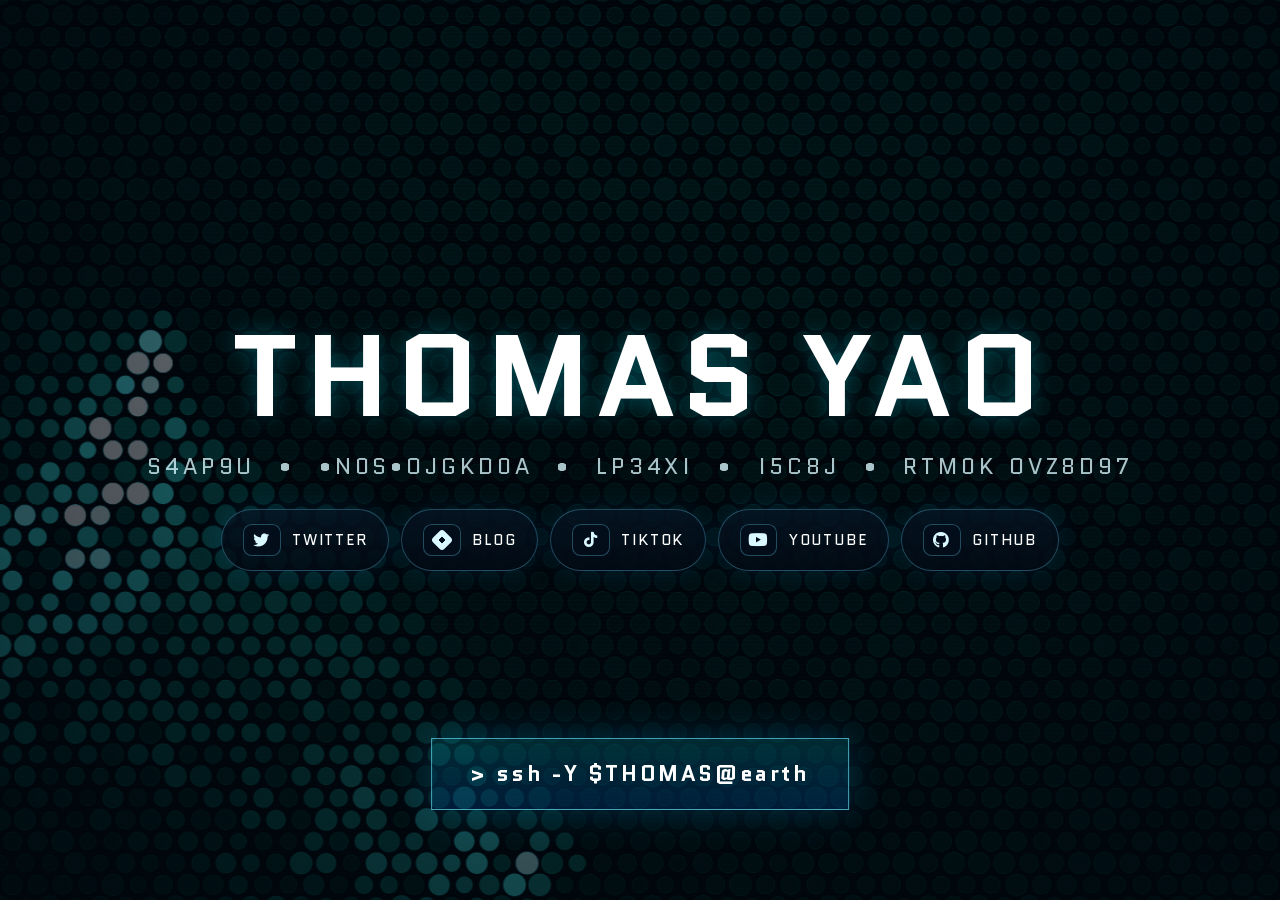
<file: index.html>
<!DOCTYPE HTML>
<html lang="en">
<head>
	<title>Thomas Yao // @ghosTM55</title>
	<meta charset="utf-8" />
	<meta name="viewport" content="width=device-width, initial-scale=1, user-scalable=no" />
	<meta name="description" content="Thomas Yao — Hacker, Entrepreneur, Archer, Gamer, World Citizen" />
	<meta property="og:title" content="@ghosTM55 — Thomas Yao" />
	<meta property="og:description" content="Hacker · Entrepreneur · Archer · Gamer · World Citizen" />
	<meta property="og:type" content="website" />
	<meta property="og:url" content="https://thomasyao.wtf" />
	<meta name="twitter:card" content="summary_large_image" />
	<meta name="twitter:title" content="@ghosTM55 — Thomas Yao" />
	<meta name="twitter:description" content="Hacker · Entrepreneur · Archer · Gamer · World Citizen" />
	<link rel="icon" type="image/x-icon" href="assets/favicon.ico" />
	<link rel="stylesheet" href="assets/css/landing.css" />
	<noscript>
		<link rel="stylesheet" href="assets/css/noscript.css" />
	</noscript>
</head>
<body class="is-preload">
	<div id="wrapper">
		<section id="cover">
			<div id="cover-bg" aria-hidden="true">
				<iframe
					id="cover-shader"
					data-src="assets/shaders/nong-wave.html"
					referrerpolicy="no-referrer"
					sandbox="allow-scripts"
					tabindex="-1"
					aria-hidden="true"></iframe>
			</div>
			<div id="cover-overlay" aria-hidden="true"></div>
			<div id="cover-main">
				<div id="cover-copy">
					<header id="header">
						<h1>Thomas YAO</h1>
						<p>Hacker &nbsp;&bull;&nbsp; Entrepreneur &nbsp;&bull;&nbsp; Archer &nbsp;&bull;&nbsp; Gamer &nbsp;&bull;&nbsp; World Citizen</p>
					</header>
					<nav id="cover-social" aria-label="Social links">
						<ul>
							<li><a href="https://twitter.com/ghostm55" target="_blank" rel="noopener noreferrer"><span class="social-icon icon-twitter" aria-hidden="true"></span><span class="social-name">Twitter</span></a></li>
							<li><a href="https://blog.thomasyao.wtf" target="_blank" rel="noopener noreferrer"><span class="social-icon icon-hashnode" aria-hidden="true"></span><span class="social-name">Blog</span></a></li>
							<li><a href="https://www.tiktok.com/@thomasyao90" target="_blank" rel="noopener noreferrer"><span class="social-icon icon-tiktok" aria-hidden="true"></span><span class="social-name">TikTok</span></a></li>
							<li><a href="https://www.youtube.com/thomasyao" target="_blank" rel="noopener noreferrer"><span class="social-icon icon-youtube" aria-hidden="true"></span><span class="social-name">YouTube</span></a></li>
							<li><a href="https://github.com/ghostm55/" target="_blank" rel="noopener noreferrer"><span class="social-icon icon-github" aria-hidden="true"></span><span class="social-name">GitHub</span></a></li>
						</ul>
					</nav>
				</div>
				<a id="enter-world" href="/character/" aria-label="Enter My World">
					<span class="enter-world__command">&gt; ssh -Y $THOMAS@earth</span>
				</a>
			</div>
			<div id="page-transition" class="page-transition" aria-hidden="true">
				<div class="page-transition__scan" aria-hidden="true"></div>
				<div class="page-transition__panel" role="status" aria-live="polite">
					<p class="page-transition__command">&gt; ssh -Y $THOMAS@earth</p>
					<ol class="page-transition__log">
						<li><span class="page-transition__line"><span class="page-transition__timestamp">[0.000]</span> init: entering trusted execution path</span><span class="page-transition__ok">[OK]</span></li>
						<li><span class="page-transition__line"><span class="page-transition__timestamp">[0.241]</span> kernel: loading ghost profile</span><span class="page-transition__ok">[OK]</span></li>
						<li><span class="page-transition__line"><span class="page-transition__timestamp">[0.612]</span> tty0: binding neon console</span><span class="page-transition__ok">[OK]</span></li>
						<li><span class="page-transition__line"><span class="page-transition__timestamp">[1.034]</span> net: negotiating earth-side tunnel</span><span class="page-transition__ok">[OK]</span></li>
						<li><span class="page-transition__line"><span class="page-transition__timestamp">[1.487]</span> fs: mounting /world/thomas</span><span class="page-transition__ok">[OK]</span></li>
						<li><span class="page-transition__line"><span class="page-transition__timestamp">[2.063]</span> runtime: hydrating character state</span><span class="page-transition__ok">[OK]</span></li>
						<li><span class="page-transition__line"><span class="page-transition__timestamp">[2.641]</span> auth: access token accepted</span><span class="page-transition__ok">[OK]</span></li>
					</ol>
					<p class="page-transition__access">ACCESS GRANTED</p>
					<div class="page-transition__bar" aria-hidden="true"></div>
				</div>
			</div>
		</section>
	</div>
	<script defer src="assets/js/site.js"></script>
</body>
</html>
</file>
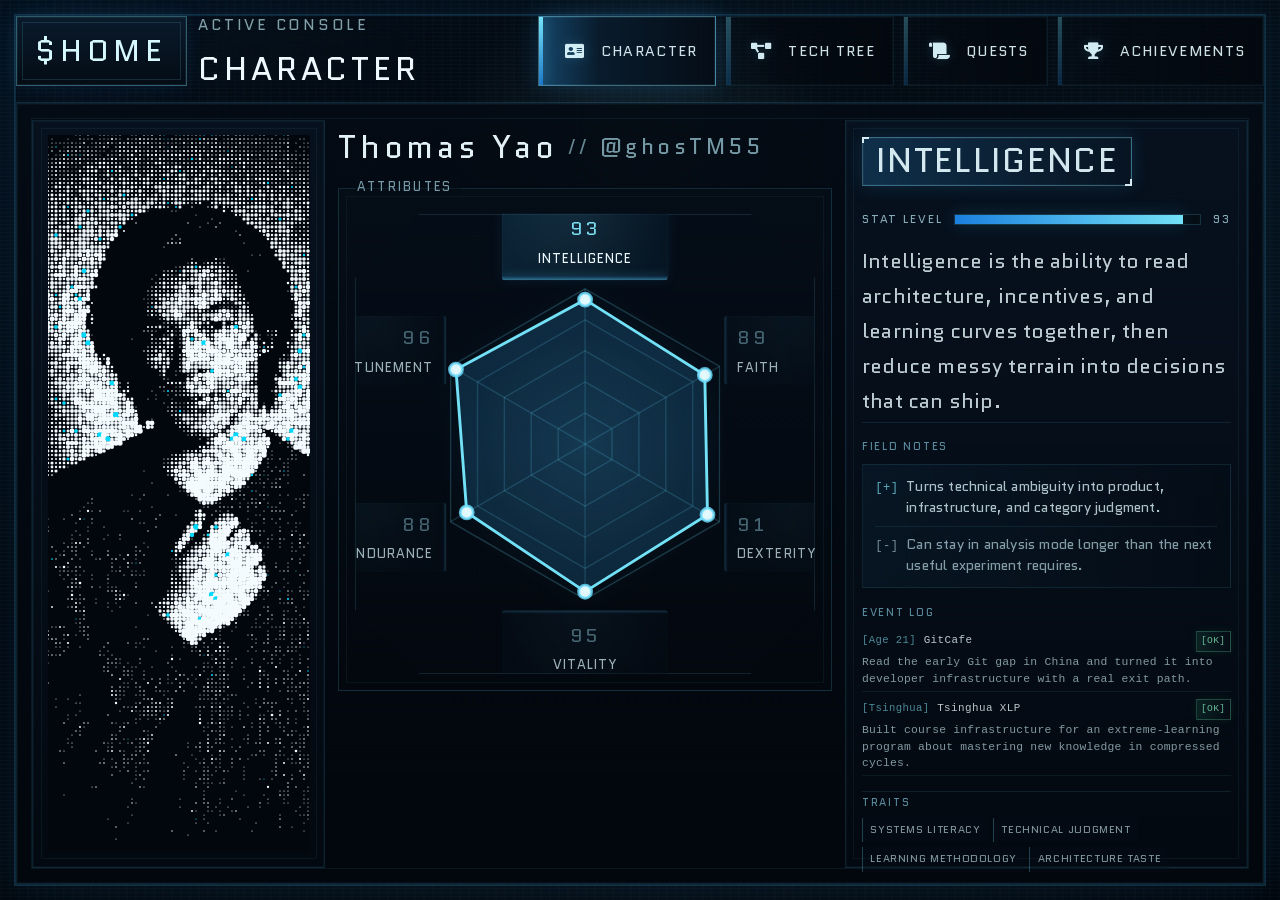
<file: character/index.html>
<!DOCTYPE HTML>
<html lang="en">
<head>
	<title>Thomas Yao // Character Console</title>
	<meta charset="utf-8" />
	<meta name="viewport" content="width=device-width, initial-scale=1, user-scalable=no" />
	<meta name="description" content="An RPG-style character console for Thomas Yao, mapping attributes, origin systems, quests, and achievements." />
	<link rel="icon" type="image/x-icon" href="../assets/favicon.ico" />
	<link rel="stylesheet" href="../assets/css/fontawesome-all.min.css" />
	<link rel="stylesheet" href="../assets/css/main.css?v=b22fc17de69c" />
</head>
<body class="page-character is-preload">
	<div id="wrapper">
		<main id="character-app">
			<div id="slide-stage" class="slide-stage" data-active-slide="character-overview">
				<div class="crt-overlay" aria-hidden="true"></div>
				<header id="slide-nav" class="slide-nav">
					<div id="slide-titlebar" class="slide-titlebar">
						<a id="slide-home" class="slide-home" href="../index.html">
							<span class="slide-home__label">$HOME</span>
						</a>
						<div id="slide-indicator" class="slide-indicator"></div>
					</div>
					<nav id="slide-tabs" class="slide-tabs" aria-label="Slide navigation"></nav>
				</header>
				<section id="slide-screen" class="slide-screen" aria-live="polite">
					<article class="slide-panel" data-slide="character-overview">
						<div id="character-system-readout" class="character-system-readout"></div>
						<div id="character-radar" class="character-radar"></div>
						<div id="character-detail" class="character-detail"></div>
					</article>
					<article class="slide-panel" data-slide="starting-stats">
						<div class="slide-shell slide-shell--origin">
							<div id="starting-stats-variables" class="origin-variables"></div>
							<div id="starting-stats-detail" class="origin-detail"></div>
						</div>
					</article>
					<article class="slide-panel" data-slide="quests">
						<div class="slide-shell slide-shell--build" data-scroll-lock-allow>
							<div id="quest-lanes" class="quest-lanes"></div>
							<div id="quest-network" class="build-network"></div>
							<div id="quest-detail" class="build-detail"></div>
						</div>
					</article>
					<article class="slide-panel" data-slide="achievements">
						<div class="slide-shell slide-shell--signal">
							<div id="achievement-list" class="trophy-list-panel"></div>
						</div>
					</article>
				</section>
			</div>
		</main>
	</div>
	<script type="module" src="../assets/js/character-site.js?v=b22fc17de69c"></script>
</body>
</html>
</file>
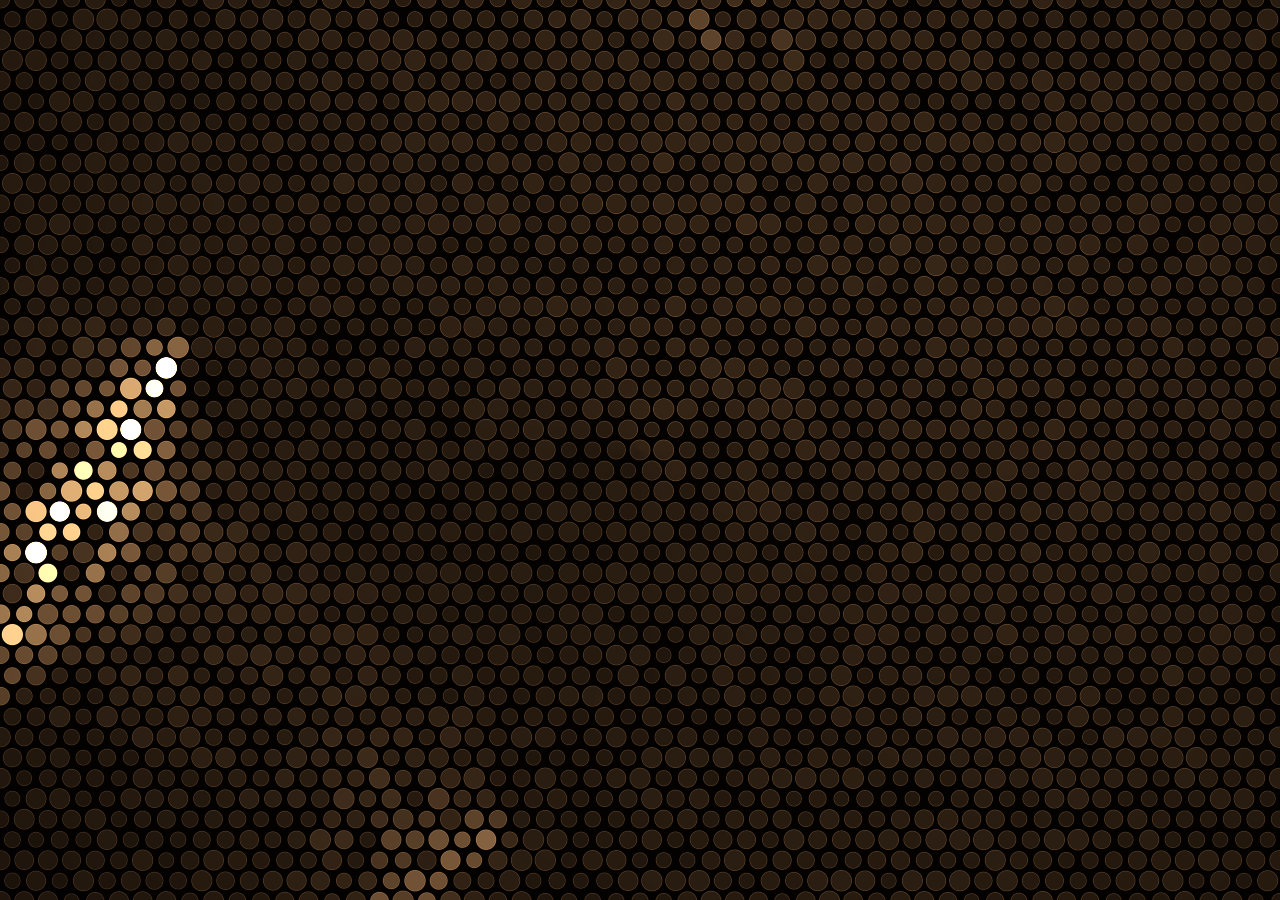
<file: assets/shaders/nong-wave.html>
<!DOCTYPE html>
<html lang="en">
<head>
<meta charset="UTF-8">
<meta name="viewport" content="width=device-width, initial-scale=1.0">
<title>NONG Shader</title>
<style>
  * { margin: 0; padding: 0; box-sizing: border-box; }
  html, body { width: 100%; height: 100%; overflow: hidden; background: #0a0a0a; }
  canvas { display: block; width: 100vw; height: 100vh; }
</style>
</head>
<body>
<canvas id="canvas"></canvas>
<script>
(function () {
  var canvas = document.getElementById('canvas');
  var prefersReduced = window.matchMedia('(prefers-reduced-motion: reduce)').matches;

  var gl = canvas.getContext('webgl', { alpha: false, antialias: false, preserveDrawingBuffer: false });
  if (!gl) return;

  var WAVE_SPEED = 0.8;
  var SPARKLE_INTENSITY = 1.0;

  var vertSrc = [
    'attribute vec2 a_pos;',
    'void main() { gl_Position = vec4(a_pos, 0.0, 1.0); }'
  ].join('\n');

  var fragSrc = [
    'precision highp float;',
    '',
    'uniform float u_time;',
    'uniform vec2  u_res;',
    'uniform float u_waveSpeed;',
    'uniform float u_sparkle;',
    'uniform vec2  u_mouse;',
    '',
    '#define PI    3.14159265359',
    '#define TAU   6.28318530718',
    '#define SQRT3 1.7320508',
    '',
    'float hash21(vec2 p) {',
    '  p = fract(p * vec2(233.34, 851.73));',
    '  p += dot(p, p + 23.45);',
    '  return fract(p.x * p.y);',
    '}',
    'vec2 hash22(vec2 p) {',
    '  float n = hash21(p);',
    '  return vec2(n, hash21(p + n * 47.0));',
    '}',
    '',
    'vec4 hexTile(vec2 p, float scale) {',
    '  p *= scale;',
    '  vec2 s = vec2(1.0, SQRT3);',
    '  vec2 halfS = s * 0.5;',
    '  vec2 aBase = floor(p / s);',
    '  vec2 aLocal = mod(p, s) - halfS;',
    '  vec2 pOff = p - halfS;',
    '  vec2 bBase = floor(pOff / s);',
    '  vec2 bLocal = mod(pOff, s) - halfS;',
    '  float dA = dot(aLocal, aLocal);',
    '  float dB = dot(bLocal, bLocal);',
    '  float pick = step(dA, dB);',
    '  vec2 localCoord = mix(bLocal, aLocal, pick);',
    '  vec2 cellId = mix(bBase + vec2(0.5), aBase, pick);',
    '  return vec4(localCoord, cellId);',
    '}',
    '',
    'float waveField(vec2 cellPos, float t) {',
    '  float w = 0.0;',
    '  w += sin(dot(cellPos, vec2(0.7, 0.5)) * 3.5 - t * 2.8) * 0.35;',
    '  w += sin(cellPos.x * 4.2 + t * 1.9) * 0.25;',
    '  float r1 = length(cellPos - vec2(-0.3, 0.2));',
    '  w += sin(r1 * 6.0 - t * 3.2) * 0.2 * smoothstep(1.2, 0.0, r1);',
    '  w += sin(dot(cellPos, vec2(-0.4, 0.8)) * 2.8 - t * 1.5) * 0.2;',
    '  float r2 = length(cellPos - vec2(0.4, -0.3));',
    '  w += sin(r2 * 5.0 - t * 2.4) * 0.15 * smoothstep(1.0, 0.0, r2);',
    '  return w;',
    '}',
    '',
    'float sequinSpecular(float tiltAngle, float tiltDir) {',
    '  float ct = cos(tiltAngle);',
    '  float st = sin(tiltAngle);',
    '  float cd = cos(tiltDir);',
    '  float sd = sin(tiltDir);',
    '  vec3 N = vec3(st * cd, st * sd, ct);',
    '  vec3 L = normalize(vec3(0.4, 0.6, 0.9));',
    '  vec3 V = vec3(0.0, 0.0, 1.0);',
    '  vec3 R = reflect(-L, N);',
    '  float spec = pow(max(dot(R, V), 0.0), 48.0);',
    '  float sheen = pow(max(dot(R, V), 0.0), 8.0) * 0.15;',
    '  return spec + sheen;',
    '}',
    '',
    'void main() {',
    '  vec2 uv = (gl_FragCoord.xy - u_res * 0.5) / min(u_res.x, u_res.y);',
    '  float t = u_time * u_waveSpeed;',
    '  float sequinScale = 38.0;',
    '  vec4 hex = hexTile(uv, sequinScale);',
    '  vec2 localPos = hex.xy;',
    '  vec2 cellId = hex.zw;',
    '  vec2 rnd = hash22(cellId);',
    '  float sizeVar = 0.85 + rnd.x * 0.3;',
    '  float baseTilt = (rnd.y - 0.5) * 0.15;',
    '  float reflVar = 0.7 + rnd.x * 0.3;',
    '  float phaseOff = rnd.y * TAU;',
    '  float discRadius = 0.42 * sizeVar;',
    '  float dist = length(localPos);',
    '  float disc = smoothstep(discRadius, discRadius - 0.06, dist);',
    '  float bevel = smoothstep(discRadius, discRadius - 0.04, dist) - smoothstep(discRadius - 0.04, discRadius - 0.08, dist);',
    '  vec2 worldPos = cellId / sequinScale;',
    '  float wave = waveField(worldPos, t);',
    '  float shimmer = sin(t * 3.0 + phaseOff) * 0.04;',
    '  float tiltAngle = wave * 0.85 + baseTilt + shimmer;',
    '  float waveH = waveField(worldPos + vec2(0.01, 0.0), t);',
    '  float waveV = waveField(worldPos + vec2(0.0, 0.01), t);',
    '  float tiltDir = atan(waveV - wave, waveH - wave);',
    '  float mouseSpec = 0.0;',
    '  if (u_mouse.x > 0.0) {',
    '    vec2 mUV = (u_mouse - u_res * 0.5) / min(u_res.x, u_res.y);',
    '    float mDist = length(worldPos - mUV);',
    '    float mInfluence = exp(-mDist * mDist * 6.0);',
    '    vec3 mLD = normalize(vec3(mUV.x - worldPos.x, mUV.y - worldPos.y, 0.5));',
    '    float ct2 = cos(tiltAngle);',
    '    float st2 = sin(tiltAngle);',
    '    float cd2 = cos(tiltDir);',
    '    float sd2 = sin(tiltDir);',
    '    vec3 mN = vec3(st2 * cd2, st2 * sd2, ct2);',
    '    vec3 mR = reflect(-mLD, mN);',
    '    mouseSpec = pow(max(dot(mR, vec3(0.0, 0.0, 1.0)), 0.0), 32.0) * mInfluence * 1.5;',
    '  }',
    '  float spec = sequinSpecular(tiltAngle, tiltDir);',
    '  spec = spec * reflVar * u_sparkle;',
    '  spec += mouseSpec * reflVar;',
    '  vec3 darkSequin = vec3(0.02, 0.015, 0.01);',
    '  vec3 copperMid = vec3(0.78, 0.58, 0.42);',
    '  vec3 amberFlash = vec3(1.0, 0.82, 0.55);',
    '  vec3 hotGold = vec3(1.0, 0.92, 0.72);',
    '  float facing = clamp(cos(tiltAngle) * 0.5 + 0.5, 0.0, 1.0);',
    '  vec3 ambient = mix(darkSequin, vec3(0.05, 0.035, 0.02), facing * 0.6);',
    '  vec3 sequinColor = ambient;',
    '  sequinColor += copperMid * pow(max(facing, 0.0), 3.0) * 0.2 * reflVar;',
    '  sequinColor += copperMid * smoothstep(0.0, 0.3, spec) * 0.5;',
    '  sequinColor += amberFlash * smoothstep(0.3, 0.8, spec) * 0.8;',
    '  sequinColor += hotGold * smoothstep(0.7, 1.0, spec) * 1.2;',
    '  sequinColor += copperMid * bevel * facing * 0.3;',
    '  vec3 bgColor = vec3(0.012, 0.008, 0.005);',
    '  vec3 col = mix(bgColor, sequinColor, disc);',
    '  float globalLight = 0.85 + 0.15 * dot(normalize(uv + vec2(0.0001)), vec2(0.4, 0.6));',
    '  col *= globalLight;',
    '  float vig = 1.0 - smoothstep(0.4, 1.3, length(uv));',
    '  col *= 0.6 + 0.4 * vig;',
    '  col = pow(max(col, vec3(0.0)), vec3(0.93, 0.97, 1.04));',
    '  gl_FragColor = vec4(clamp(col, 0.0, 1.0), 1.0);',
    '}'
  ].join('\n');

  function compile(type, src) {
    var s = gl.createShader(type);
    gl.shaderSource(s, src);
    gl.compileShader(s);
    if (!gl.getShaderParameter(s, gl.COMPILE_STATUS)) {
      console.error('Shader compile error:', gl.getShaderInfoLog(s));
    }
    return s;
  }

  var prog = gl.createProgram();
  gl.attachShader(prog, compile(gl.VERTEX_SHADER, vertSrc));
  gl.attachShader(prog, compile(gl.FRAGMENT_SHADER, fragSrc));
  gl.linkProgram(prog);
  if (!gl.getProgramParameter(prog, gl.LINK_STATUS)) {
    console.error('Program link error:', gl.getProgramInfoLog(prog));
  }
  gl.useProgram(prog);

  var buf = gl.createBuffer();
  gl.bindBuffer(gl.ARRAY_BUFFER, buf);
  gl.bufferData(gl.ARRAY_BUFFER, new Float32Array([-1, -1, 3, -1, -1, 3]), gl.STATIC_DRAW);
  var aPos = gl.getAttribLocation(prog, 'a_pos');
  gl.enableVertexAttribArray(aPos);
  gl.vertexAttribPointer(aPos, 2, gl.FLOAT, false, 0, 0);

  var uTime = gl.getUniformLocation(prog, 'u_time');
  var uRes = gl.getUniformLocation(prog, 'u_res');
  var uWaveSpeed = gl.getUniformLocation(prog, 'u_waveSpeed');
  var uSparkle = gl.getUniformLocation(prog, 'u_sparkle');
  var uMouse = gl.getUniformLocation(prog, 'u_mouse');

  var mouseXVal = -1.0;
  var mouseYVal = -1.0;
  var dpr = Math.min(window.devicePixelRatio || 1, 2);

  canvas.addEventListener('mousemove', function (e) {
    mouseXVal = e.clientX * dpr;
    mouseYVal = (canvas.clientHeight - e.clientY) * dpr;
    scheduleRender();
  });
  canvas.addEventListener('mouseleave', function () {
    mouseXVal = -1.0;
    mouseYVal = -1.0;
    scheduleRender();
  });
  canvas.addEventListener('touchstart', function (e) {
    e.preventDefault();
    var touch = e.touches[0];
    mouseXVal = touch.clientX * dpr;
    mouseYVal = (canvas.clientHeight - touch.clientY) * dpr;
    scheduleRender();
  }, { passive: false });
  canvas.addEventListener('touchmove', function (e) {
    e.preventDefault();
    var touch = e.touches[0];
    mouseXVal = touch.clientX * dpr;
    mouseYVal = (canvas.clientHeight - touch.clientY) * dpr;
    scheduleRender();
  }, { passive: false });
  canvas.addEventListener('touchend', function () {
    mouseXVal = -1.0;
    mouseYVal = -1.0;
    scheduleRender();
  });

  var needsResize = true;

  function resize() {
    needsResize = false;
    var w = Math.round(canvas.clientWidth * dpr);
    var h = Math.round(canvas.clientHeight * dpr);
    if (canvas.width !== w || canvas.height !== h) {
      canvas.width = w;
      canvas.height = h;
      gl.viewport(0, 0, w, h);
      gl.uniform2f(uRes, w, h);
    }
  }

  var frameId = 0;

  function scheduleRender() {
    if (frameId || document.hidden) return;
    frameId = requestAnimationFrame(render);
  }

  function render(now) {
    frameId = 0;

    if (needsResize) resize();

    gl.uniform1f(uTime, prefersReduced ? 0.0 : now * 0.001);
    gl.uniform1f(uWaveSpeed, WAVE_SPEED);
    gl.uniform1f(uSparkle, SPARKLE_INTENSITY);
    gl.uniform2f(uMouse, mouseXVal, mouseYVal);
    gl.drawArrays(gl.TRIANGLES, 0, 3);

    if (!prefersReduced) scheduleRender();
  }

  window.addEventListener('resize', function () {
    needsResize = true;
    scheduleRender();
  });

  resize();
  scheduleRender();

  document.addEventListener('visibilitychange', function () {
    if (document.hidden) {
      cancelAnimationFrame(frameId);
      frameId = 0;
    } else {
      scheduleRender();
    }
  });
})();
</script>
</body>
</html>
</file>
<file: assets/css/landing.css>
@font-face {
	font-family: "Quantico";
	font-style: normal;
	font-weight: 400;
	font-display: swap;
	src: url("../webfonts/quantico-400.woff2") format("woff2");
}

@font-face {
	font-family: "Quantico";
	font-style: normal;
	font-weight: 700;
	font-display: swap;
	src: url("../webfonts/quantico-700.woff2") format("woff2");
}

@font-face {
	font-family: "Font Awesome 5 Brands";
	font-style: normal;
	font-weight: 400;
	font-display: block;
	src: url("../webfonts/fa-brands-400.woff2") format("woff2");
}

:root {
	--tron-ice: #daf8ff;
	--text-soft: rgba(218, 248, 255, 0.78);
	--panel-border: rgba(103, 213, 255, 0.3);
	--panel-bg: linear-gradient(180deg, rgba(6, 22, 38, 0.74), rgba(2, 10, 20, 0.82));
	--panel-bg-hover: linear-gradient(180deg, rgba(7, 31, 53, 0.82), rgba(2, 14, 27, 0.9));
}

html {
	box-sizing: border-box;
}

*, *::before, *::after {
	box-sizing: inherit;
}

html, body, h1, p, ul {
	margin: 0;
}

body {
	min-height: 100vh;
	overflow-x: hidden;
	background:
		radial-gradient(circle at top, rgba(0, 229, 255, 0.16), transparent 38%),
		linear-gradient(180deg, #01040c 0%, #020712 34%, #061426 100%);
	color: #fff;
	font-family: "Quantico", sans-serif;
	font-size: 15pt;
	font-weight: 400;
	letter-spacing: 0.01em;
	line-height: 1.75;
	-webkit-text-size-adjust: none;
}

body.is-preload *,
body.is-preload *::before,
body.is-preload *::after {
	animation: none !important;
	transition: none !important;
}

ul {
	padding: 0;
	list-style: none;
}

a {
	color: inherit;
	text-decoration: none;
}

@keyframes nav-icons {
	from {
		transform: translate3d(0, 0.9rem, 0);
		opacity: 0;
	}

	to {
		transform: translate3d(0, 0, 0);
		opacity: 1;
	}
}

@keyframes transition-panel-in {
	0% {
		opacity: 0;
		transform: translate3d(-50%, -46%, 0) scale(0.96);
		filter: blur(0.45rem);
	}

	100% {
		opacity: 1;
		transform: translate3d(-50%, -50%, 0) scale(1);
		filter: blur(0);
	}
}

@keyframes transition-log-line {
	0% {
		opacity: 0;
		transform: translate3d(-0.7rem, 0, 0);
	}

	100% {
		opacity: 1;
		transform: translate3d(0, 0, 0);
	}
}

@keyframes transition-scan {
	0% {
		transform: translate3d(0, -18vh, 0);
		opacity: 0;
	}

	18% {
		opacity: 1;
	}

	100% {
		transform: translate3d(0, 118vh, 0);
		opacity: 0;
	}
}

@keyframes transition-bar {
	0% {
		transform: scaleX(0);
	}

	100% {
		transform: scaleX(1);
	}
}

@keyframes transition-access {
	0% {
		opacity: 0;
		transform: translate3d(0, 0.5rem, 0);
		text-shadow: none;
	}

	100% {
		opacity: 1;
		transform: translate3d(0, 0, 0);
		text-shadow:
			0 0 0.75rem rgba(0, 229, 255, 0.72),
			0 0 1.8rem rgba(0, 119, 255, 0.36);
	}
}

#wrapper {
	min-height: 100vh;
}

#cover {
	position: relative;
	display: grid;
	min-height: 100vh;
	place-items: center;
	overflow: hidden;
	isolation: isolate;
}

#cover-bg,
#cover-overlay {
	position: absolute;
	inset: 0;
}

#cover-bg {
	overflow: hidden;
	background:
		radial-gradient(circle at 30% 18%, rgba(0, 229, 255, 0.16), transparent 22%),
		radial-gradient(circle at 72% 28%, rgba(54, 122, 255, 0.18), transparent 30%),
		linear-gradient(180deg, #050914 0%, #030815 48%, #071425 100%);
}

#cover-shader {
	display: block;
	width: 100%;
	height: 100%;
	border: 0;
	opacity: 0;
	pointer-events: none;
	filter: hue-rotate(136deg) saturate(1.55) brightness(0.88) contrast(1.08);
	transform: scale(1.06);
	transition: opacity 0.6s ease;
}

body.is-cover-shader-ready #cover-shader {
	opacity: 1;
}

#cover-overlay {
	pointer-events: none;
	background:
		radial-gradient(circle at center, transparent 32%, rgba(1, 7, 16, 0.42) 100%),
		linear-gradient(180deg, rgba(1, 10, 20, 0.56), rgba(1, 10, 18, 0.74)),
		repeating-linear-gradient(180deg, rgba(255, 255, 255, 0.02) 0, rgba(255, 255, 255, 0.02) 1px, transparent 1px, transparent 4px);
	opacity: 0.9;
}

body.is-cover-static #cover-overlay {
	opacity: 0.78;
}

#cover-main {
	position: relative;
	z-index: 1;
	display: grid;
	width: min(100%, 80rem);
	min-height: 100vh;
	place-items: center;
	padding: 2.5rem 1.5rem 3rem;
}

#cover-copy {
	width: min(100%, 72rem);
	padding-inline: 1.5rem;
	text-align: center;
}

#header h1 {
	opacity: 0;
	transform: translate3d(0, 0.65rem, 0);
	font-size: clamp(4rem, 10vw, 7.25rem);
	font-weight: 700;
	line-height: 0.95;
	letter-spacing: 0.06em;
	text-transform: uppercase;
	text-shadow: 0 0 1.4rem rgba(0, 229, 255, 0.28);
	transition: opacity 0.42s ease, transform 0.42s ease;
}

#header p {
	margin-top: 1rem;
	font-size: clamp(1rem, 2.2vw, 1.35rem);
	letter-spacing: 0.18em;
	text-transform: uppercase;
	color: var(--text-soft);
}

#header p[data-bio-layout="compact"] {
	display: flex;
	flex-wrap: wrap;
	justify-content: center;
	gap: 0.7rem;
	letter-spacing: 0;
}

.is-cover-heading-visible #header h1 {
	opacity: 1;
	transform: translate3d(0, 0, 0);
}

.sf-char {
	display: inline-block;
	min-width: 0.55em;
	text-align: center;
}

.sf-char.sf-fade {
	transition: opacity 0.5s ease;
}

.bio-chip {
	display: inline-flex;
	align-items: center;
	min-height: 2.5rem;
	padding: 0.5rem 0.9rem;
	border: 1px solid rgba(103, 213, 255, 0.22);
	background: rgba(4, 16, 29, 0.74);
	opacity: 0;
	transform: translate3d(0, 0.75rem, 0);
	transition: opacity 0.18s ease, transform 0.18s ease;
}

.bio-chip.is-visible {
	opacity: 1;
	transform: translate3d(0, 0, 0);
}

.bio-chip__text {
	font-size: 0.88rem;
	letter-spacing: 0.14em;
	color: var(--text-soft);
}

#cover-social {
	margin-top: 1.5rem;
}

#cover-social ul {
	display: flex;
	flex-wrap: wrap;
	justify-content: center;
	gap: 0.75rem;
}

#cover-social li {
	opacity: 0;
	transform: translate3d(0, 0.9rem, 0);
}

.is-cover-social-visible #cover-social li {
	animation: nav-icons 0.18s ease-out forwards;
}

.is-cover-social-visible #cover-social li:nth-child(1) { animation-delay: 0s; }
.is-cover-social-visible #cover-social li:nth-child(2) { animation-delay: 0.055s; }
.is-cover-social-visible #cover-social li:nth-child(3) { animation-delay: 0.11s; }
.is-cover-social-visible #cover-social li:nth-child(4) { animation-delay: 0.165s; }
.is-cover-social-visible #cover-social li:nth-child(5) { animation-delay: 0.22s; }

#cover-social a {
	display: inline-flex;
	align-items: center;
	justify-content: center;
	min-height: 3.2rem;
	padding: 0.85rem 1.3rem;
	border: 1px solid var(--panel-border);
	border-radius: 999px;
	background: var(--panel-bg);
	box-shadow: 0 0 1.8rem rgba(0, 153, 255, 0.12);
	font-size: 0.94rem;
	letter-spacing: 0.12em;
	text-transform: uppercase;
	transition: transform 0.2s ease, border-color 0.2s ease, box-shadow 0.2s ease, background 0.2s ease;
}

#cover-social a:hover {
	transform: translate3d(0, -0.12rem, 0);
	border-color: rgba(103, 213, 255, 0.54);
	box-shadow: 0 0 2.2rem rgba(0, 229, 255, 0.18);
	background: var(--panel-bg-hover);
}

#cover-social .social-icon {
	display: inline-flex;
	align-items: center;
	justify-content: center;
	min-width: 2.35rem;
	height: 2rem;
	margin-right: 0.72rem;
	padding-inline: 0.38rem;
	border: 1px solid rgba(107, 222, 255, 0.3);
	border-radius: 0.55rem;
	background: rgba(3, 15, 27, 0.78);
	color: var(--tron-ice);
	line-height: 1;
}

#cover-social .social-icon::before {
	font-family: "Font Awesome 5 Brands";
	font-size: 1rem;
	font-style: normal;
	font-variant: normal;
	font-weight: 400;
	text-rendering: auto;
	-webkit-font-smoothing: antialiased;
	-moz-osx-font-smoothing: grayscale;
}

#cover-social .icon-twitter::before {
	content: "\f099";
}

#cover-social .icon-tiktok::before {
	content: "\e07b";
	font-size: 0.95rem;
}

#cover-social .icon-youtube::before {
	content: "\f167";
	font-size: 1.08rem;
}

#cover-social .icon-github::before {
	content: "\f09b";
	font-size: 1.02rem;
}

#cover-social .icon-hashnode::before {
	content: "";
	width: 1rem;
	height: 1rem;
	border-radius: 0.22rem;
	background: radial-gradient(circle at center, transparent 0 24%, currentColor 25% 100%);
	transform: rotate(45deg);
}

#cover-social .social-name {
	white-space: nowrap;
}

#enter-world {
	display: inline-flex;
	align-items: center;
	justify-content: center;
	position: absolute;
	left: 50%;
	bottom: clamp(4rem, 10vh, 7rem);
	margin: 0;
	padding: 1.45rem 2.4rem;
	border: 1px solid rgba(112, 233, 255, 0.64);
	border-radius: 0;
	background: linear-gradient(180deg, rgba(0, 229, 255, 0.16), rgba(0, 119, 255, 0.18));
	box-shadow: 0 0 2.5rem rgba(0, 183, 255, 0.22);
	color: #fff;
	font-family: "Quantico", "SFMono-Regular", "SFMono", Menlo, monospace;
	font-size: clamp(1rem, 2vw, 1.35rem);
	font-weight: 700;
	letter-spacing: 0.12em;
	line-height: 1.1;
	white-space: nowrap;
	visibility: hidden;
	opacity: 0;
	transform: translate(-50%, 1.5rem);
	pointer-events: none;
	transition: opacity 0.35s ease, transform 0.35s ease, box-shadow 0.2s ease, background 0.2s ease;
}

.enter-world__command {
	display: inline-flex;
	align-items: center;
	gap: 0.45rem;
	text-transform: none;
}

.is-cover-revealed #enter-world {
	visibility: visible;
	opacity: 1;
	transform: translate(-50%, 0);
	pointer-events: auto;
}

#enter-world:hover {
	background: linear-gradient(180deg, rgba(0, 229, 255, 0.26), rgba(0, 119, 255, 0.26));
	box-shadow: 0 0 3rem rgba(0, 183, 255, 0.3);
}

.page-transition {
	position: fixed;
	inset: 0;
	z-index: 20;
	overflow: hidden;
	visibility: hidden;
	opacity: 0;
	pointer-events: none;
	background:
		radial-gradient(circle at 50% 48%, rgba(0, 229, 255, 0.2), transparent 30%),
		linear-gradient(180deg, rgba(0, 4, 12, 0.82), rgba(0, 7, 16, 0.96));
	transition: opacity 0.16s ease, visibility 0.16s ease;
}

.page-transition::before,
.page-transition::after {
	content: "";
	position: absolute;
	inset: 0;
	pointer-events: none;
}

.page-transition::before {
	background:
		linear-gradient(90deg, transparent, rgba(218, 248, 255, 0.08), transparent),
		repeating-linear-gradient(180deg, rgba(218, 248, 255, 0.05) 0, rgba(218, 248, 255, 0.05) 1px, transparent 1px, transparent 5px);
	mix-blend-mode: screen;
	opacity: 0.72;
}

.page-transition::after {
	background:
		linear-gradient(90deg, rgba(0, 229, 255, 0.08), transparent 18%, transparent 82%, rgba(0, 119, 255, 0.08)),
		radial-gradient(circle at center, transparent 42%, rgba(0, 0, 0, 0.5) 100%);
	opacity: 0.88;
}

.page-transition.is-active {
	visibility: visible;
	opacity: 1;
}

.page-transition__scan {
	position: absolute;
	left: 0;
	right: 0;
	top: 0;
	height: 0.18rem;
	background: linear-gradient(90deg, transparent, rgba(218, 248, 255, 0.95), transparent);
	box-shadow:
		0 0 1.6rem rgba(0, 229, 255, 0.9),
		0 0 5rem rgba(0, 119, 255, 0.38);
	opacity: 0;
}

.page-transition.is-active .page-transition__scan {
	animation: transition-scan 2.35s cubic-bezier(0.18, 0.78, 0.28, 1) both;
}

.page-transition__panel {
	position: absolute;
	left: 50%;
	top: 50%;
	z-index: 1;
	width: min(90vw, 48rem);
	padding: 1.3rem 1.35rem 1.15rem;
	border: 1px solid rgba(112, 233, 255, 0.58);
	background:
		linear-gradient(180deg, rgba(3, 19, 34, 0.88), rgba(0, 8, 18, 0.95)),
		radial-gradient(circle at top right, rgba(0, 229, 255, 0.18), transparent 38%);
	box-shadow:
		0 0 0 1px rgba(218, 248, 255, 0.04) inset,
		0 0 4rem rgba(0, 183, 255, 0.22);
	color: var(--tron-ice);
	font-family: "Quantico", "SFMono-Regular", "SFMono", Menlo, monospace;
	opacity: 0;
	transform: translate3d(-50%, -46%, 0) scale(0.96);
}

.page-transition.is-active .page-transition__panel {
	animation: transition-panel-in 0.34s ease-out forwards;
}

.page-transition__command,
.page-transition__access {
	font-weight: 700;
	letter-spacing: 0.12em;
	line-height: 1.25;
	text-transform: uppercase;
}

.page-transition__command {
	color: #fff;
	font-size: clamp(0.95rem, 2.2vw, 1.15rem);
	text-transform: none;
}

.page-transition__log {
	display: grid;
	gap: 0.38rem;
	margin: 1rem 0 0;
	padding: 0;
	list-style: none;
	color: rgba(218, 248, 255, 0.76);
	font-size: clamp(0.68rem, 1.5vw, 0.86rem);
	letter-spacing: 0.04em;
	line-height: 1.35;
}

.page-transition__log li {
	display: grid;
	grid-template-columns: minmax(0, 1fr) auto;
	align-items: baseline;
	gap: 0.9rem;
	opacity: 0;
	transform: translate3d(-0.7rem, 0, 0);
}

.page-transition__line {
	min-width: 0;
	overflow-wrap: anywhere;
}

.page-transition__timestamp {
	margin-right: 0.7rem;
	color: rgba(112, 233, 255, 0.72);
	white-space: nowrap;
}

.page-transition__ok {
	color: #76ff9e;
	font-weight: 700;
	letter-spacing: 0.08em;
	text-shadow: 0 0 0.85rem rgba(118, 255, 158, 0.42);
	white-space: nowrap;
	opacity: 0;
}

.page-transition.is-active .page-transition__log li {
	animation: transition-log-line 0.26s ease-out forwards;
}

.page-transition.is-active .page-transition__log li:nth-child(1) { animation-delay: 0.28s; }
.page-transition.is-active .page-transition__log li:nth-child(2) { animation-delay: 0.58s; }
.page-transition.is-active .page-transition__log li:nth-child(3) { animation-delay: 0.92s; }
.page-transition.is-active .page-transition__log li:nth-child(4) { animation-delay: 1.26s; }
.page-transition.is-active .page-transition__log li:nth-child(5) { animation-delay: 1.62s; }
.page-transition.is-active .page-transition__log li:nth-child(6) { animation-delay: 2s; }
.page-transition.is-active .page-transition__log li:nth-child(7) { animation-delay: 2.32s; }

.page-transition.is-active .page-transition__log li:nth-child(1) .page-transition__ok { transition-delay: 0.46s; }
.page-transition.is-active .page-transition__log li:nth-child(2) .page-transition__ok { transition-delay: 0.76s; }
.page-transition.is-active .page-transition__log li:nth-child(3) .page-transition__ok { transition-delay: 1.1s; }
.page-transition.is-active .page-transition__log li:nth-child(4) .page-transition__ok { transition-delay: 1.44s; }
.page-transition.is-active .page-transition__log li:nth-child(5) .page-transition__ok { transition-delay: 1.8s; }
.page-transition.is-active .page-transition__log li:nth-child(6) .page-transition__ok { transition-delay: 2.18s; }
.page-transition.is-active .page-transition__log li:nth-child(7) .page-transition__ok { transition-delay: 2.5s; }

.page-transition.is-active .page-transition__ok {
	opacity: 1;
	transition: opacity 0.12s ease;
}

.page-transition__access {
	margin-top: 1rem;
	color: #fff;
	font-size: clamp(1rem, 3vw, 1.45rem);
	opacity: 0;
}

.page-transition.is-active .page-transition__access {
	animation: transition-access 0.18s ease-out 2.62s forwards;
}

.page-transition__bar {
	position: relative;
	height: 0.22rem;
	margin-top: 0.95rem;
	overflow: hidden;
	background: rgba(103, 213, 255, 0.14);
}

.page-transition__bar::before {
	content: "";
	position: absolute;
	inset: 0;
	background: linear-gradient(90deg, rgba(0, 229, 255, 0.25), rgba(218, 248, 255, 0.95), rgba(0, 119, 255, 0.42));
	box-shadow: 0 0 1.4rem rgba(0, 229, 255, 0.7);
	transform: scaleX(0);
	transform-origin: left;
}

.page-transition.is-active .page-transition__bar::before {
	animation: transition-bar 2.48s cubic-bezier(0.18, 0.78, 0.28, 1) 0.18s forwards;
}

.is-enter-transitioning #cover-copy,
.is-enter-transitioning #enter-world {
	filter: blur(0.12rem);
	opacity: 0.42;
	transition: opacity 0.16s ease, filter 0.16s ease;
}

@media (max-width: 736px) {
	body {
		font-size: 12pt;
		overflow-y: auto;
	}

	#cover {
		align-items: stretch;
	}

	#cover-main {
		width: 100%;
		min-height: 100vh;
		min-height: 100dvh;
		display: flex;
		align-items: center;
		justify-content: center;
		padding:
			max(1.4rem, env(safe-area-inset-top))
			1rem
			max(1.5rem, env(safe-area-inset-bottom));
	}

	#cover-copy {
		width: min(100%, 23.5rem);
		margin: 0 auto;
		padding: 0 0.7rem;
	}

	#header h1 {
		font-size: clamp(1.7rem, 9.5vw, 3rem);
		letter-spacing: 0.045em;
		line-height: 0.9;
		white-space: nowrap;
	}

	#header p {
		margin: 0.95rem auto 0;
		max-width: 18.5rem;
		gap: 0.55rem 0.45rem;
		font-size: 0.77rem;
		line-height: 1.4;
		letter-spacing: 0.08em;
	}

	#header p[data-bio-layout="compact"] {
		gap: 0.55rem 0.45rem;
	}

	.bio-chip {
		justify-content: center;
		min-height: 1.95rem;
		padding: 0.36rem 0.72rem;
		border-radius: 999px;
		background: rgba(4, 18, 31, 0.72);
		box-shadow: 0 0 0 1px rgba(218, 248, 255, 0.03) inset;
		white-space: nowrap;
		color: rgba(218, 248, 255, 0.82);
		transform: translate3d(0, 0.45rem, 0);
		transition: opacity 0.24s ease, transform 0.24s ease;
	}

	.bio-chip__text {
		display: inline-flex;
		align-items: center;
		justify-content: center;
	}

	#cover-social ul {
		display: grid;
		grid-template-columns: 1fr;
		gap: 0.65rem;
		width: min(100%, 20rem);
		margin: 0 auto;
	}

	#cover-social li {
		width: 100%;
	}

	#cover-social a {
		width: 100%;
		justify-content: center;
		gap: 0.72rem;
		min-height: 3rem;
		padding: 0.9rem 1rem;
		border-radius: 1rem;
		font-size: 0.78rem;
		letter-spacing: 0.1em;
		text-align: center;
	}

	#cover-social .social-icon {
		width: 1.12rem;
		min-width: 1.12rem;
		height: 1.12rem;
		margin-right: 0;
		padding: 0;
		flex: 0 0 1.12rem;
		border: 0;
		border-radius: 0;
		background: none;
		font-size: 1rem;
	}

	#enter-world {
		display: none;
	}

	.page-transition__panel {
		width: min(90vw, 24rem);
		padding: 1.05rem 1rem 0.95rem;
	}

	.page-transition__command,
	.page-transition__access {
		letter-spacing: 0.08em;
	}
}

@media (prefers-reduced-motion: reduce) {
	*, *::before, *::after {
		scroll-behavior: auto !important;
	}

	#cover-shader {
		transition: none;
	}

	.page-transition,
	.page-transition *,
	.page-transition *::before,
	.page-transition *::after {
		animation: none !important;
		transition: none !important;
	}

	.page-transition.is-active .page-transition__panel,
	.page-transition.is-active .page-transition__log li,
	.page-transition.is-active .page-transition__access {
		opacity: 1;
		transform: translate3d(-50%, -50%, 0);
	}

	.page-transition.is-active .page-transition__log li,
	.page-transition.is-active .page-transition__access {
		transform: none;
	}

	.page-transition.is-active .page-transition__bar::before {
		transform: scaleX(1);
	}
}
</file>
<file: assets/css/noscript.css>
#wrapper {
	opacity: 1 !important;
}

#cover-shader {
	display: none !important;
}

#header h1,
#cover-social li {
	opacity: 1 !important;
	transform: none !important;
}
</file>
<file: assets/css/main.css>
@font-face {
	font-family: 'Quantico';
	font-style: normal;
	font-weight: 400;
	font-display: swap;
	src: url('../webfonts/quantico-400.woff2') format('woff2');
}

@font-face {
	font-family: 'Quantico';
	font-style: normal;
	font-weight: 700;
	font-display: swap;
	src: url('../webfonts/quantico-700.woff2') format('woff2');
}

:root {
	--tron-ice: #daf8ff;
	--text-soft: rgba(218, 248, 255, 0.78);
	--panel-border: rgba(103, 213, 255, 0.3);
}

html {
	box-sizing: border-box;
}

*, *:before, *:after {
	box-sizing: inherit;
}

html, body, div, span, applet, object, iframe,
h1, h2, h3, h4, h5, h6, p, blockquote, pre,
a, abbr, acronym, address, big, cite, code,
del, dfn, em, img, ins, kbd, q, s, samp,
small, strike, strong, sub, sup, tt, var, b,
u, i, center, dl, dt, dd, ol, ul, li, fieldset,
form, label, legend, table, caption, tbody, tfoot,
thead, tr, th, td, article, aside, canvas, details,
embed, figure, figcaption, footer, header, hgroup,
menu, nav, output, ruby, section, summary, time,
mark, audio, video {
	margin: 0;
	padding: 0;
	border: 0;
	font: inherit;
	vertical-align: baseline;
}

article, aside, details, figcaption, figure, footer,
header, hgroup, menu, nav, section {
	display: block;
}

button, input, select, textarea {
	font: inherit;
	color: inherit;
}

a[href],
button,
[role="button"],
[data-slide-tab],
[data-quest-lane],
[data-quest-id],
[data-trophy-filter] {
	cursor: pointer;
}

button:disabled,
[aria-disabled="true"] {
	cursor: default;
}

body {
	min-height: 100vh;
	background:
		radial-gradient(circle at top, rgba(0, 229, 255, 0.16), transparent 38%),
		linear-gradient(180deg, #01040c 0%, #020712 34%, #061426 100%);
	color: #fff;
	font-family: 'Quantico', sans-serif;
	font-size: 15pt;
	font-weight: 400;
	letter-spacing: 0.01em;
	line-height: 1.75;
	-webkit-text-size-adjust: none;
}

body.is-preload *,
body.is-preload *:before,
body.is-preload *:after {
	animation: none !important;
	transition: none !important;
}

ol, ul {
	list-style: none;
}

a {
	color: inherit;
	text-decoration: none;
}


#wrapper {
	min-height: 100vh;
	opacity: 1;
}


body.page-character {
	background:
		radial-gradient(circle at 50% 0%, rgba(88, 208, 255, 0.16), transparent 28%),
		radial-gradient(circle at 100% 20%, rgba(25, 119, 255, 0.1), transparent 34%),
		linear-gradient(180deg, #02050b 0%, #07101d 42%, #0a1625 100%);
	color: #eef8ff;
}

.page-character #character-app {
	gap: 1.5rem;
	opacity: 1;
	transition: opacity 0.42s ease;
}

body.page-character.is-preload #character-app {
	opacity: 0;
}



/* Slide character console overrides */
.page-character {
	overflow: hidden;
}

.page-character #character-app {
	width: 100%;
	max-width: 100%;
	height: 100vh;
	margin: 0;
	padding: 0;
	display: block;
}

.page-character .slide-stage {
	position: relative;
	min-height: 100vh;
	display: grid;
	overflow: hidden;
	isolation: isolate;
}

.page-character .slide-stage::before {
	content: "";
	position: absolute;
	inset: 0;
	mix-blend-mode: screen;
	pointer-events: none;
}

.page-character .crt-overlay {
	position: absolute;
	inset: 0;
	pointer-events: none;
	z-index: 1;
}

.page-character .slide-stage.is-crt-pulsing .crt-overlay {
	opacity: 0.82;
	filter: saturate(1.25) contrast(1.1);
}

.page-character .slide-stage.is-crt-pulsing::after {
	content: "";
	position: absolute;
	left: 0;
	right: 0;
	top: 36%;
	pointer-events: none;
	z-index: 2;
}

.page-character .slide-nav,
.page-character .slide-screen {
	position: relative;
}

.page-character .slide-nav {
	justify-content: space-between;
	padding-bottom: 1rem;
}

.page-character .slide-indicator {
	backdrop-filter: blur(18px);
}

.page-character .slide-tab span,
.page-character .build-detail__status,
.page-character .build-network__status {
	font-size: 0.72rem;
	letter-spacing: 0.18em;
	text-transform: uppercase;
	color: rgba(223, 247, 255, 0.65);
}

.page-character .slide-indicator strong {
	text-transform: uppercase;
}

.page-character .slide-tabs {
	justify-content: flex-end;
}

.page-character .slide-tab,
.page-character .build-network__node {
	appearance: none;
	color: #f4fbff;
	border: 1px solid rgba(113, 228, 255, 0.18);
	transition: border-color 160ms ease, transform 160ms ease, box-shadow 160ms ease, opacity 160ms ease;
}

.page-character .slide-tab:hover,
.page-character .build-network__node:hover {
	transform: translateY(-1px);
	border-color: rgba(113, 228, 255, 0.42);
	box-shadow:
		0 0 0 1px rgba(255, 255, 255, 0.03) inset,
		0 1rem 2.4rem rgba(58, 168, 255, 0.16);
}

.page-character .slide-tab.is-active,
.page-character .build-network__node.is-active {
	border-color: rgba(113, 228, 255, 0.75);
	box-shadow:
		0 0 0 1px rgba(255, 255, 255, 0.04) inset,
		0 0 2rem rgba(81, 212, 255, 0.22);
}



.page-character .slide-screen {
	position: relative;
	min-height: 0;
	overflow: hidden;
}

.page-character .slide-panel {
	position: absolute;
	inset: 0;
	opacity: 0;
	pointer-events: none;
	transition: opacity 220ms ease, transform 220ms ease;
}

.page-character .slide-shell,
.page-character .slide-panel[data-slide="character-overview"] {
	height: 100%;
	display: grid;
	gap: 1rem;
}

.page-character .slide-panel[data-slide="character-overview"] {
	align-items: stretch;
}

.page-character .character-system-readout {
	grid-area: readout;
}

.page-character .character-radar {
	grid-area: radar;
	place-items: start center;
}



.page-character .character-readout__panel,
.page-character .character-detail__panel,
.page-character .build-detail__panel {
	position: relative;
	display: grid;
	gap: 0.65rem;
	padding: 1rem;
	border: 1px solid rgba(113, 228, 255, 0.14);
}

.page-character .character-readout__panel h1,
.page-character .character-detail__panel h2,
.page-character .build-detail__panel h2 {
	margin: 0;
	text-transform: uppercase;
	letter-spacing: 0.05em;
}


.page-character .character-radar__grid {
	position: absolute;
	inset: 10%;
}







.page-character .slide-shell--signal {
	height: 100%;
	min-height: 0;
	overflow: hidden;
}

.page-character .trophy-list-panel {
	min-height: 0;
	overflow: hidden;
}

.page-character .trophy-collection {
	display: grid;
	grid-template-rows: auto auto minmax(0, 1fr);
	gap: 0.78rem;
	height: 100%;
	min-height: 0;
}

.page-character .trophy-summary {
	display: grid;
	grid-template-columns: minmax(22rem, 27rem) minmax(9rem, 11rem) minmax(0, 1fr);
	gap: 0.72rem;
	align-items: stretch;
	min-height: 6.1rem;
}

.page-character .trophy-summary__title,
.page-character .trophy-summary__level,
.page-character .trophy-summary__counts {
	position: relative;
	display: grid;
	align-content: center;
	min-width: 0;
	padding: 0.86rem 1rem;
	border: 1px solid rgba(116, 226, 255, 0.16);
	background:
		radial-gradient(circle at 100% 0%, rgba(96, 214, 255, 0.11), transparent 40%),
		linear-gradient(180deg, rgba(8, 23, 38, 0.9), rgba(3, 10, 18, 0.98));
	box-shadow:
		0 0 0 1px rgba(116, 226, 255, 0.04) inset,
		0 0.8rem 1.35rem rgba(0, 0, 0, 0.2);
	overflow: hidden;
}

.page-character .trophy-summary__title span,
.page-character .trophy-summary__level span {
	display: block;
	min-width: 0;
	color: rgba(185, 239, 255, 0.56);
	font-size: 0.64rem;
	letter-spacing: 0.2em;
	line-height: 1.35;
	text-transform: uppercase;
}

.page-character .trophy-summary__title h2,
.page-character .trophy-summary__level strong {
	display: block;
	min-width: 0;
	margin-top: 0.24rem;
	color: rgba(239, 252, 255, 0.96);
	font-weight: 700;
	letter-spacing: 0.08em;
	line-height: 1.18;
	text-transform: uppercase;
	white-space: nowrap;
	overflow-wrap: normal;
}

.page-character .trophy-summary__title h2 {
	font-size: 1.44rem;
	letter-spacing: 0.12em;
}

.page-character .trophy-summary__level strong {
	color: rgba(218, 248, 255, 0.98);
	font-size: 1.72rem;
}

.page-character .trophy-summary__counts {
	grid-template-columns: repeat(4, minmax(0, 1fr));
	justify-self: end;
	width: min(100%, 48rem);
	gap: 0.44rem;
	padding: 0.58rem;
}

.page-character .trophy-count {
	--trophy-metal: rgba(218, 248, 255, 0.92);
	display: flex;
	align-items: center;
	justify-content: center;
	gap: 0.42rem;
	min-width: 0;
	min-height: 3.4rem;
	padding: 0.46rem 0.52rem;
	border: 1px solid color-mix(in srgb, var(--trophy-metal) 36%, rgba(8, 18, 30, 0.9));
	background:
		radial-gradient(circle at 50% 0%, color-mix(in srgb, var(--trophy-metal) 20%, transparent), transparent 58%),
		linear-gradient(180deg, rgba(9, 22, 36, 0.86), rgba(3, 10, 18, 0.96));
}

.page-character .trophy-count--platinum { --trophy-metal: rgb(232, 226, 255); }
.page-character .trophy-count--gold { --trophy-metal: rgb(255, 211, 116); }
.page-character .trophy-count--silver { --trophy-metal: rgb(158, 176, 188); }
.page-character .trophy-count--bronze { --trophy-metal: rgb(219, 145, 89); }

.page-character .trophy-count__icon {
	display: inline-grid;
	place-items: center;
	width: 1.72rem;
	height: 1.72rem;
	flex: 0 0 1.72rem;
	border: 1px solid color-mix(in srgb, var(--trophy-metal) 46%, rgba(3, 10, 18, 0.96));
	background:
		radial-gradient(circle at 36% 20%, rgba(245, 253, 255, 0.38), transparent 24%),
		linear-gradient(145deg, color-mix(in srgb, var(--trophy-metal) 28%, rgba(5, 14, 24, 0.94)), rgba(3, 9, 16, 0.98));
	color: color-mix(in srgb, var(--trophy-metal) 88%, rgba(246, 253, 255, 0.94));
	font-size: 0.84rem;
	line-height: 1;
	box-shadow: 0 0 10px color-mix(in srgb, var(--trophy-metal) 18%, transparent);
}

.page-character .trophy-count__label {
	display: block;
	flex: 0 0 auto;
	min-width: 0;
	max-width: 100%;
	color: color-mix(in srgb, var(--trophy-metal) 82%, rgba(239, 252, 255, 0.72));
	font-size: 0.68rem;
	font-style: normal;
	letter-spacing: 0.08em;
	line-height: 1.2;
	text-transform: uppercase;
	white-space: nowrap;
	overflow: visible;
	text-overflow: unset;
}

.page-character .trophy-count strong {
	flex: 0 0 auto;
	color: rgba(239, 252, 255, 0.96);
	font-size: 1.02rem;
	font-weight: 700;
	letter-spacing: 0.04em;
	line-height: 1;
}

.page-character .trophy-filters {
	display: flex;
	flex-wrap: wrap;
	gap: 0.36rem;
	align-items: center;
	min-width: 0;
	padding: 0.24rem;
	border: 1px solid rgba(116, 226, 255, 0.1);
	border-radius: 999px;
	background:
		linear-gradient(90deg, rgba(6, 18, 30, 0.62), rgba(3, 10, 18, 0.24));
	box-shadow: 0 0 0 1px rgba(239, 252, 255, 0.025) inset;
}

.page-character .trophy-filter {
	appearance: none;
	position: relative;
	display: inline-flex;
	align-items: center;
	justify-content: center;
	gap: 0.38rem;
	min-height: 2rem;
	padding: 0.42rem 0.74rem;
	border: 0;
	border-radius: 999px;
	background: transparent;
	color: rgba(224, 248, 255, 0.78);
	font-size: 0.66rem;
	letter-spacing: 0.13em;
	line-height: 1;
	text-transform: uppercase;
	transition: background 160ms ease, color 160ms ease, box-shadow 160ms ease;
}

.page-character .trophy-filter strong {
	display: inline-grid;
	place-items: center;
	min-width: 1.35rem;
	height: 1.35rem;
	padding: 0 0.36rem;
	border-radius: 999px;
	background: rgba(116, 226, 255, 0.08);
	color: rgba(185, 239, 255, 0.72);
	font-size: 0.58rem;
	line-height: 1;
	letter-spacing: 0.04em;
}

.page-character .trophy-filter:hover,
.page-character .trophy-filter.is-active {
	background:
		linear-gradient(180deg, rgba(39, 93, 128, 0.62), rgba(8, 26, 43, 0.86));
	color: rgba(239, 252, 255, 0.98);
	box-shadow:
		0 0 0 1px rgba(151, 239, 255, 0.22) inset,
		0 0 16px rgba(92, 214, 255, 0.12);
}

.page-character .trophy-filter.is-active strong {
	background: rgba(151, 239, 255, 0.16);
	color: rgba(239, 252, 255, 0.96);
}

.page-character .trophy-list {
	display: grid;
	gap: 0.54rem;
	min-height: 0;
	max-height: 100%;
	padding-right: 0.2rem;
	overflow-y: auto;
	overscroll-behavior: contain;
	-webkit-overflow-scrolling: touch;
}

.page-character .trophy-row {
	--trophy-metal: rgb(218, 248, 255);
	--trophy-rarity-glow: rgba(116, 226, 255, 0.16);
	position: relative;
	display: grid;
	grid-template-columns: 4.55rem minmax(0, 1fr) minmax(9.5rem, 0.26fr);
	gap: 0.9rem;
	align-items: center;
	min-width: 0;
	min-height: 6.25rem;
	padding: 0.82rem 0.95rem;
	border: 1px solid color-mix(in srgb, var(--trophy-metal) 24%, rgba(90, 216, 255, 0.1));
	background:
		radial-gradient(circle at 4.2rem 50%, color-mix(in srgb, var(--trophy-metal) 14%, transparent), transparent 16rem),
		linear-gradient(90deg, rgba(8, 22, 35, 0.96), rgba(4, 11, 19, 0.99));
	box-shadow:
		0 0 0 1px rgba(226, 248, 255, 0.025) inset,
		0 0.5rem 1rem rgba(0, 0, 0, 0.18);
}

.page-character .trophy-row[hidden] {
	display: none;
}

.page-character .trophy-row--platinum {
	--trophy-metal: rgb(232, 226, 255);
	--trophy-rarity-glow: rgba(134, 178, 255, 0.22);
}

.page-character .trophy-row--gold {
	--trophy-metal: rgb(255, 211, 116);
	--trophy-rarity-glow: rgba(255, 211, 116, 0.2);
}

.page-character .trophy-row--silver {
	--trophy-metal: rgb(158, 176, 188);
	--trophy-rarity-glow: rgba(136, 178, 204, 0.18);
}

.page-character .trophy-row--bronze {
	--trophy-metal: rgb(219, 145, 89);
	--trophy-rarity-glow: rgba(219, 145, 89, 0.18);
}

.page-character .trophy-count--platinum,
.page-character .trophy-row--platinum {
	--trophy-secondary: rgb(134, 178, 255);
}

.page-character .trophy-count--silver,
.page-character .trophy-row--silver {
	--trophy-secondary: rgb(86, 101, 112);
}

.page-character .trophy-row__emblem {
	display: grid;
	place-items: center;
	width: 4.15rem;
	height: 4.15rem;
	border: 1px solid color-mix(in srgb, var(--trophy-metal) 52%, rgba(4, 12, 20, 0.96));
	background:
		radial-gradient(circle at 38% 22%, rgba(245, 253, 255, 0.42), transparent 24%),
		radial-gradient(circle at 50% 66%, color-mix(in srgb, var(--trophy-metal) 24%, transparent), transparent 58%),
		radial-gradient(circle at 84% 84%, color-mix(in srgb, var(--trophy-secondary, var(--trophy-metal)) 22%, transparent), transparent 48%),
		linear-gradient(145deg, color-mix(in srgb, var(--trophy-metal) 24%, rgba(5, 14, 24, 0.92)), rgba(3, 9, 16, 0.98));
	color: color-mix(in srgb, var(--trophy-metal) 88%, rgba(246, 253, 255, 0.94));
	font-size: 1.72rem;
	box-shadow:
		0 0 18px color-mix(in srgb, var(--trophy-metal) 18%, transparent),
		0 0 0 1px rgba(239, 252, 255, 0.05) inset;
}

.page-character .trophy-row__copy {
	display: grid;
	gap: 0.28rem;
	min-width: 0;
}

.page-character .trophy-row__head {
	display: flex;
	flex-wrap: wrap;
	gap: 0.38rem;
	align-items: center;
	min-width: 0;
}

.page-character .trophy-row__tier {
	color: color-mix(in srgb, var(--trophy-metal) 78%, rgba(218, 248, 255, 0.72));
	font-size: 0.6rem;
	letter-spacing: 0.15em;
	line-height: 1.28;
	text-transform: uppercase;
}

.page-character .trophy-row h3 {
	min-width: 0;
	margin: 0;
	color: rgba(239, 252, 255, 0.96);
	font-size: 1.05rem;
	font-weight: 700;
	letter-spacing: 0.08em;
	line-height: 1.2;
	text-transform: uppercase;
	overflow-wrap: anywhere;
}

.page-character .trophy-title__case-lock {
	text-transform: none;
}

.page-character .trophy-row p {
	max-width: 72ch;
	color: rgba(224, 248, 255, 0.72);
	font-size: 0.74rem;
	letter-spacing: 0.05em;
	line-height: 1.42;
	white-space: normal;
	overflow: visible;
	text-overflow: clip;
}

.page-character .trophy-row__rarity {
	position: relative;
	display: flex;
	align-items: center;
	justify-content: center;
	width: 100%;
	min-width: 0;
	min-height: 4.15rem;
	padding: 0.58rem 0.92rem 0.58rem 1.1rem;
	border: 0;
	background:
		linear-gradient(90deg, color-mix(in srgb, var(--trophy-metal) 18%, rgba(4, 12, 20, 0.94)), rgba(4, 12, 20, 0.76) 42%, rgba(3, 9, 16, 0.96)),
		repeating-linear-gradient(0deg, color-mix(in srgb, var(--trophy-metal) 8%, transparent) 0 1px, transparent 1px 6px);
	clip-path: polygon(0.66rem 0, 100% 0, 100% calc(100% - 0.66rem), calc(100% - 0.66rem) 100%, 0 100%, 0 0.66rem);
	color: rgba(239, 252, 255, 0.94);
	font-size: 0.92rem;
	font-weight: 700;
	letter-spacing: 0.12em;
	line-height: 1.1;
	text-align: center;
	text-transform: uppercase;
	overflow: hidden;
	text-overflow: clip;
	box-shadow:
		0 0 0 1px color-mix(in srgb, var(--trophy-metal) 30%, rgba(116, 226, 255, 0.12)) inset,
		0 0 18px var(--trophy-rarity-glow);
	isolation: isolate;
}

.page-character .trophy-row__rarity::before {
	content: "";
	position: absolute;
	top: 0.52rem;
	bottom: 0.52rem;
	left: 0.52rem;
	width: 0.18rem;
	background: linear-gradient(180deg, color-mix(in srgb, var(--trophy-metal) 86%, white), color-mix(in srgb, var(--trophy-metal) 34%, transparent));
	box-shadow: 0 0 12px color-mix(in srgb, var(--trophy-metal) 32%, transparent);
	pointer-events: none;
}

.page-character .trophy-row__rarity::after {
	content: "";
	position: absolute;
	inset: 1px;
	background:
		linear-gradient(135deg, rgba(255, 255, 255, 0.09), transparent 34%),
		linear-gradient(90deg, transparent, color-mix(in srgb, var(--trophy-metal) 10%, transparent), transparent);
	opacity: 0.72;
	pointer-events: none;
}

.page-character .slide-shell--build {
	align-items: start;
}

.page-character .build-network__grid {
	display: grid;
	grid-template-columns: repeat(12, minmax(0, 1fr));
	grid-auto-rows: minmax(7rem, auto);
	gap: 0.85rem;
}

.page-character .build-network__node {
	position: relative;
	display: grid;
	gap: 0.35rem;
	align-content: start;
	padding: 1rem;
	overflow: hidden;
	text-align: left;
}

.page-character .build-network__node:nth-child(1) {
	grid-column: 1 / span 4;
}

.page-character .build-network__node:nth-child(2) {
	grid-column: 5 / span 4;
	transform: translateY(1.5rem);
}

.page-character .build-network__node:nth-child(3) {
	grid-column: 9 / span 4;
}

.page-character .build-network__node:nth-child(4) {
	grid-column: 2 / span 4;
}

.page-character .build-network__node:nth-child(5) {
	grid-column: 6 / span 3;
	transform: translateY(1.5rem);
}

.page-character .build-network__node:nth-child(6) {
	grid-column: 9 / span 3;
}



@media screen and (max-width: 736px) {
	body {
		font-size: 12pt;
	}


	.page-character .slide-nav {
		flex-direction: column;
	}

	.page-character .slide-shell--origin,
	.page-character .slide-shell--build {
		grid-template-columns: 1fr;
		grid-template-areas:
			"readout"
			"radar"
			"detail"
			"actions";
	}

	.page-character .character-radar__graph {
		width: min(78vw, 24rem);
	}

	.page-character .build-network__grid {
		grid-template-columns: 1fr;
	}

	.page-character .build-network__node:nth-child(n) {
		grid-column: auto;
		transform: none;
	}
}

/* Terminal/Pip-Boy refinement overrides */
.page-character {
	background:
		radial-gradient(circle at 50% 8%, rgba(104, 223, 255, 0.08), transparent 24%),
		linear-gradient(180deg, #06101c 0%, #030812 50%, #02060d 100%);
}

.page-character .slide-stage {
	padding: clamp(1rem, 2vw, 1.75rem);
	grid-template-rows: auto minmax(0, 1fr);
	background:
		linear-gradient(180deg, rgba(2, 8, 16, 0.88), rgba(1, 5, 10, 0.98)),
		repeating-linear-gradient(90deg, rgba(101, 228, 255, 0.035) 0, rgba(101, 228, 255, 0.035) 1px, transparent 1px, transparent 72px),
		repeating-linear-gradient(0deg, rgba(101, 228, 255, 0.03) 0, rgba(101, 228, 255, 0.03) 1px, transparent 1px, transparent 58px);
}

.page-character .slide-stage::before {
	background:
		radial-gradient(circle at 50% 18%, rgba(134, 237, 255, 0.12), transparent 20%),
		linear-gradient(135deg, rgba(50, 151, 255, 0.06), transparent 28%, rgba(111, 235, 255, 0.03) 72%, transparent 100%);
	opacity: 0.82;
}

.page-character .slide-stage::after {
	content: "";
	position: absolute;
	inset: 0.85rem;
	border: 1px solid rgba(92, 214, 255, 0.18);
	box-shadow:
		0 0 0 1px rgba(14, 56, 87, 0.65) inset,
		0 0 36px rgba(24, 126, 200, 0.12);
	pointer-events: none;
	z-index: 1;
}

.page-character .crt-overlay {
	background:
		linear-gradient(rgba(146, 237, 255, 0.05) 1px, transparent 1px),
		repeating-linear-gradient(90deg, rgba(105, 225, 255, 0.025) 0, rgba(105, 225, 255, 0.025) 2px, transparent 2px, transparent 9px),
		linear-gradient(180deg, transparent 0%, rgba(7, 19, 34, 0.22) 100%);
	background-size: 100% 4px, 100% 100%, 100% 100%;
	opacity: 0.46;
	mix-blend-mode: screen;
}

.page-character .slide-stage.is-crt-pulsing::after {
	inset: 1rem 0.85rem auto;
	height: 4px;
	border: 0;
	background: linear-gradient(90deg, transparent, rgba(164, 245, 255, 0.95), transparent);
	box-shadow: 0 0 18px rgba(123, 233, 255, 0.36);
}

.page-character .slide-nav,
.page-character .slide-screen {
	z-index: 3;
}

.page-character .slide-nav {
	padding: 0 0 1rem;
	border-bottom: 1px solid rgba(89, 205, 255, 0.16);
}


.page-character .slide-home {
	border: 1px solid rgba(92, 214, 255, 0.28);
	color: #d6f8ff;
	font-size: 0.8rem;
	letter-spacing: 0.18em;
	text-transform: uppercase;
	text-decoration: none;
	box-shadow:
		0 0 0 1px rgba(162, 238, 255, 0.06) inset,
		0 0 22px rgba(53, 157, 255, 0.1);
}

.page-character .slide-home:hover {
	border-color: rgba(144, 238, 255, 0.5);
	background:
		linear-gradient(180deg, rgba(13, 32, 54, 0.96), rgba(5, 13, 24, 0.98));
}

.page-character .slide-indicator {
	border-radius: 0;
}

.page-character .slide-indicator__label,
.page-character .slide-tab strong,
.page-character .build-detail__status,
.page-character .build-network__status {
	letter-spacing: 0.18em;
	text-transform: uppercase;
	color: rgba(204, 247, 255, 0.63);
}



.page-character .slide-tab,
.page-character .build-network__node {
	border-radius: 0;
	border-color: rgba(84, 207, 255, 0.16);
	background:
		linear-gradient(180deg, rgba(9, 22, 38, 0.98), rgba(4, 10, 18, 0.98));
	box-shadow:
		0 0 0 1px rgba(137, 230, 255, 0.04) inset,
		0 0 20px rgba(33, 131, 209, 0.08);
}


.page-character .slide-tab span {
	display: none;
}


.page-character .slide-panel {
	transform: translate3d(1rem, 0, 0);
}

.page-character .slide-shell,
.page-character .slide-panel[data-slide="character-overview"] {
	padding: clamp(1rem, 1.8vw, 1.45rem);
	border: 1px solid rgba(84, 207, 255, 0.12);
	border-radius: 0;
	background:
		linear-gradient(180deg, rgba(4, 11, 20, 0.92), rgba(2, 7, 14, 0.98)),
		repeating-linear-gradient(90deg, rgba(84, 207, 255, 0.028) 0, rgba(84, 207, 255, 0.028) 1px, transparent 1px, transparent 42px);
	box-shadow:
		0 0 0 1px rgba(135, 229, 255, 0.04) inset,
		0 0 32px rgba(20, 106, 174, 0.1);
}

.page-character .slide-shell::before,
.page-character .slide-panel[data-slide="character-overview"]::before {
	content: "";
	position: absolute;
	inset: 0.85rem;
	border: 1px solid rgba(90, 214, 255, 0.08);
	pointer-events: none;
}

.page-character .character-readout__panel,
.page-character .character-detail__panel,
.page-character .build-detail__panel {
	border-radius: 0;
	border-color: rgba(84, 207, 255, 0.12);
	background:
		linear-gradient(180deg, rgba(7, 18, 30, 0.96), rgba(3, 9, 17, 0.98));
	box-shadow: 0 0 0 1px rgba(138, 230, 255, 0.04) inset;
}


.page-character .character-radar__graph {
	clip-path: polygon(14% 0, 86% 0, 100% 14%, 100% 86%, 86% 100%, 14% 100%, 0 86%, 0 14%);
}

.page-character .character-radar__grid {
	border-radius: 0;
	clip-path: polygon(14% 0, 86% 0, 100% 14%, 100% 86%, 86% 100%, 14% 100%, 0 86%, 0 14%);
}


.page-character .build-network__grid {
	position: relative;
}

.page-character .build-network__grid::before {
	content: "";
	position: absolute;
	inset: 18% 8% 20%;
	background:
		linear-gradient(90deg, transparent 12%, rgba(84, 207, 255, 0.08) 12% 13%, transparent 13% 49%, rgba(84, 207, 255, 0.08) 49% 50%, transparent 50% 83%, rgba(84, 207, 255, 0.08) 83% 84%, transparent 84%),
		linear-gradient(180deg, transparent 16%, rgba(84, 207, 255, 0.08) 16% 17%, transparent 17% 47%, rgba(84, 207, 255, 0.08) 47% 48%, transparent 48% 80%, rgba(84, 207, 255, 0.08) 80% 81%, transparent 81%);
	pointer-events: none;
}


@media screen and (max-width: 736px) {

	.page-character .slide-titlebar {
		min-width: 0;
	}

	.page-character .slide-home {
		justify-self: start;
	}

	.page-character .slide-screen {
		padding-inline: 2.8rem;
	}


}

/* Terminal redesign refinement */
.page-character .slide-nav {
	display: grid;
	grid-template-columns: minmax(0, 0.88fr) minmax(36rem, 1.12fr);
	gap: 1rem;
	align-items: start;
}

.page-character .slide-titlebar {
	display: grid;
	align-items: stretch;
}

.page-character .slide-home {
	position: relative;
	gap: 0.55rem;
	border-color: rgba(123, 234, 255, 0.34);
	background:
		linear-gradient(180deg, rgba(10, 27, 44, 0.98), rgba(4, 12, 21, 1));
}

.page-character .slide-home::after {
	content: "";
	position: absolute;
	inset: 0.32rem;
	border: 1px solid rgba(123, 234, 255, 0.14);
	pointer-events: none;
}


.page-character .slide-home__label {
	text-transform: uppercase;
}

.page-character .slide-indicator {
	align-content: center;
}

.page-character .slide-tabs {
	position: relative;
	grid-template-columns: repeat(5, minmax(0, 1fr));
}


.page-character .slide-tab {
	align-content: center;
	text-align: left;
}

.page-character .slide-tab__mode {
	font-size: 0.62rem;
	letter-spacing: 0.18em;
	text-transform: uppercase;
	color: rgba(186, 242, 255, 0.4);
}

.page-character .slide-tab strong {
	color: rgba(229, 250, 255, 0.9);
}


.page-character .slide-screen {
	padding-top: 1.1rem;
}


.page-character .terminal-pane {
	position: relative;
	color: rgba(229, 249, 255, 0.92);
}

.page-character .terminal-pane::before {
	content: "";
	position: absolute;
	inset: 0.45rem;
	border: 1px solid rgba(104, 223, 255, 0.06);
	pointer-events: none;
}

.page-character .slide-shell--origin {
	position: relative;
	grid-template-columns: 1fr;
	grid-template-rows: minmax(0, 1fr);
	grid-template-areas:
		"variables";
	align-items: stretch;
	overflow: hidden;
}


.page-character #starting-stats-variables {
	grid-area: variables;
	min-width: 0;
	min-height: 100%;
}

.page-character #starting-stats-detail {
	position: absolute;
	inset: 0;
	z-index: 5;
	display: none;
	place-items: center;
	padding: clamp(1rem, 3vw, 2rem);
	min-width: 0;
	pointer-events: none;
}


.page-character .origin-detail__panel {
	height: 100%;
	align-content: start;
}


.page-character .origin-tech-tree {
	position: relative;
	display: grid;
	grid-template-columns: repeat(3, minmax(12rem, 1fr));
	gap: clamp(1rem, 2vw, 1.6rem);
	min-height: 100%;
	padding: clamp(0.6rem, 1.5vw, 1rem);
	align-items: stretch;
}

.page-character .origin-tech-tree::before {
	content: "";
	position: absolute;
	top: 50%;
	right: 5%;
	left: 5%;
	height: 1px;
	background: linear-gradient(90deg, rgba(99, 216, 255, 0.04), rgba(99, 216, 255, 0.34), rgba(99, 216, 255, 0.04));
	box-shadow: 0 0 18px rgba(73, 176, 255, 0.12);
	pointer-events: none;
}

.page-character .origin-tech-layer {
	position: relative;
	z-index: 1;
	display: grid;
	grid-template-rows: auto 1fr;
	gap: 0.95rem;
	min-width: 0;
	padding: 0.9rem;
	overflow: hidden;
	border: 1px solid rgba(108, 235, 177, 0.1);
	background:
		repeating-linear-gradient(0deg, rgba(108, 235, 177, 0.025) 0 1px, transparent 1px 30px),
		linear-gradient(180deg, rgba(4, 17, 22, 0.8), rgba(3, 9, 15, 0.91));
	isolation: isolate;
}

.page-character .origin-tech-layer:nth-child(1) {
	background:
		radial-gradient(circle, rgba(108, 235, 177, 0.1) 0 1px, transparent 1.4px) 0 0 / 1.4rem 1.4rem,
		repeating-linear-gradient(90deg, transparent 0 1.35rem, rgba(108, 235, 177, 0.035) 1.35rem 1.42rem, transparent 1.42rem 2.8rem),
		repeating-linear-gradient(0deg, rgba(108, 235, 177, 0.022) 0 1px, transparent 1px 30px),
		linear-gradient(180deg, rgba(4, 17, 22, 0.8), rgba(3, 9, 15, 0.91));
}

.page-character .origin-tech-layer:nth-child(2) {
	background:
		repeating-linear-gradient(0deg, rgba(108, 235, 177, 0.04) 0 1px, transparent 1px 6px),
		repeating-linear-gradient(90deg, transparent 0 2rem, rgba(108, 235, 177, 0.032) 2rem 2.25rem, transparent 2.25rem 4rem),
		linear-gradient(180deg, rgba(4, 17, 22, 0.8), rgba(3, 9, 15, 0.91));
}

.page-character .origin-tech-layer:nth-child(3) {
	background:
		repeating-linear-gradient(60deg, transparent 0 1.26rem, rgba(108, 235, 177, 0.05) 1.26rem 1.32rem, transparent 1.32rem 2.58rem),
		repeating-linear-gradient(120deg, transparent 0 1.26rem, rgba(108, 235, 177, 0.04) 1.26rem 1.32rem, transparent 1.32rem 2.58rem),
		repeating-linear-gradient(0deg, rgba(108, 235, 177, 0.018) 0 1px, transparent 1px 2.58rem),
		linear-gradient(180deg, rgba(4, 17, 22, 0.8), rgba(3, 9, 15, 0.91));
}

.page-character .origin-tech-layer::after {
	content: "";
	position: absolute;
	top: 50%;
	right: -0.86rem;
	z-index: 2;
	width: 0.86rem;
	height: 1px;
	background: rgba(99, 216, 255, 0.28);
	box-shadow: 0 0 12px rgba(73, 176, 255, 0.16);
	pointer-events: none;
}

.page-character .origin-tech-layer:last-child::after {
	display: none;
}

.page-character .origin-tech-layer__header {
	display: grid;
	gap: 0.22rem;
	padding-bottom: 0.55rem;
	border-bottom: 1px solid rgba(100, 220, 255, 0.1);
}

.page-character .origin-tech-layer__header span {
	color: rgba(188, 243, 255, 0.48);
	font-size: 0.62rem;
	letter-spacing: 0.18em;
	text-transform: uppercase;
}

.page-character .origin-tech-layer__header strong {
	color: rgba(235, 251, 255, 0.92);
	font-size: 0.9rem;
	letter-spacing: 0.12em;
	text-transform: uppercase;
}

.page-character .origin-tech-layer__nodes {
	display: grid;
	gap: clamp(0.78rem, 1.35vh, 1.12rem);
	align-content: space-evenly;
}

.page-character .origin-branch-cluster {
	position: relative;
	display: grid;
	gap: 0;
	min-width: 0;
}

.page-character .origin-branch-cluster::before {
	content: "";
	position: absolute;
	top: calc(5.45rem - 0.02rem);
	left: 50%;
	width: 1px;
	height: 0.72rem;
	background: rgba(99, 216, 255, 0.28);
	box-shadow: 0 0 10px rgba(73, 176, 255, 0.14);
	transform: translateX(-50%);
	pointer-events: none;
}

.page-character .origin-tech-node {
	--origin-node-row-gap: 0.3rem;
	--origin-node-type-size: 0.68rem;
	--origin-node-type-line: 1.35;
	--origin-node-title-size: 1.18rem;
	--origin-node-title-line: 1.28;
	--origin-card-bg-top: rgba(16, 42, 62, 0.98);
	--origin-card-bg-bottom: rgba(6, 17, 30, 0.99);
	--origin-card-accent: rgba(92, 214, 255, 0.18);
	--origin-card-border: rgba(126, 231, 255, 0.28);
	--origin-card-inner-glow: rgba(126, 231, 255, 0.075);
	--origin-card-active-accent: var(--origin-card-accent);
	--origin-card-active-border: color-mix(in srgb, var(--origin-card-border) 74%, rgba(242, 253, 255, 0.74));
	--origin-card-active-glow: var(--origin-card-inner-glow);
	appearance: none;
	position: relative;
	display: grid;
	grid-template-columns: auto minmax(0, 1fr);
	grid-template-rows: auto auto;
	gap: var(--origin-node-row-gap) 0.58rem;
	align-content: center;
	align-items: start;
	min-width: 0;
	min-height: 5.45rem;
	padding: 0.78rem 0.95rem;
	border: 1px solid var(--origin-card-border);
	border-radius: 0;
	background:
		radial-gradient(circle at 100% 0%, var(--origin-card-accent), transparent 38%),
		linear-gradient(135deg, var(--origin-card-bg-top), var(--origin-card-bg-bottom));
	color: rgba(226, 249, 255, 0.9);
	text-align: left;
	box-shadow:
		0 0 0 1px var(--origin-card-inner-glow) inset,
		0 0.7rem 1.2rem rgba(0, 0, 0, 0.18);
	clip-path: polygon(0.72rem 0, 100% 0, 100% calc(100% - 0.72rem), calc(100% - 0.72rem) 100%, 0 100%, 0 0.72rem);
	cursor: pointer;
	transition: border-color 160ms ease, background 160ms ease, box-shadow 160ms ease, transform 160ms ease, filter 160ms ease;
}

@media (hover: hover) and (pointer: fine) {
	.page-character .origin-tech-node:hover {
		filter: brightness(1.18);
	}
}

.page-character .origin-tech-node:focus-visible {
	filter: brightness(1.18);
	outline: 2px solid rgba(190, 247, 255, 0.8);
	outline-offset: -4px;
}

.page-character .origin-tech-layer:nth-child(1) .origin-tech-node {
	--origin-card-bg-top: rgba(17, 44, 66, 0.98);
	--origin-card-bg-bottom: rgba(6, 18, 32, 0.99);
	--origin-card-accent: rgba(92, 214, 255, 0.18);
	--origin-card-active-accent: rgba(92, 214, 255, 0.28);
	--origin-card-active-glow: rgba(126, 231, 255, 0.1);
}

.page-character .origin-tech-layer:nth-child(2) .origin-tech-node {
	--origin-card-bg-top: rgba(18, 47, 51, 0.98);
	--origin-card-bg-bottom: rgba(7, 20, 27, 0.99);
	--origin-card-accent: rgba(108, 235, 177, 0.16);
	--origin-card-border: rgba(137, 238, 213, 0.26);
	--origin-card-active-accent: rgba(108, 235, 177, 0.26);
	--origin-card-active-glow: rgba(137, 238, 213, 0.1);
}

.page-character .origin-tech-layer:nth-child(3) .origin-tech-node {
	--origin-card-bg-top: rgba(19, 50, 36, 0.98);
	--origin-card-bg-bottom: rgba(8, 22, 22, 0.99);
	--origin-card-accent: rgba(124, 255, 99, 0.14);
	--origin-card-border: rgba(148, 245, 171, 0.24);
	--origin-card-inner-glow: rgba(148, 245, 171, 0.07);
	--origin-card-active-accent: rgba(124, 255, 99, 0.24);
	--origin-card-active-glow: rgba(148, 245, 171, 0.11);
}

.page-character .origin-tech-node__icon {
	grid-row: 1 / 3;
	align-self: center;
	display: inline-grid;
	place-items: center;
	width: 2.15rem;
	height: calc(var(--origin-node-type-size) * var(--origin-node-type-line) + var(--origin-node-row-gap) + var(--origin-node-title-size) * var(--origin-node-title-line));
	min-height: 0;
	border: 1px solid rgba(113, 228, 255, 0.18);
	background: rgba(5, 16, 27, 0.42);
	color: rgba(163, 238, 255, 0.82);
	font-size: 1rem;
}

.page-character .origin-tech-node::before,
.page-character .origin-tech-node::after {
	content: "";
	position: absolute;
	top: 50%;
	width: 0.46rem;
	height: 0.46rem;
	border: 1px solid rgba(99, 216, 255, 0.32);
	background: rgba(3, 9, 17, 0.98);
	transform: translateY(-50%) rotate(45deg);
	pointer-events: none;
}

.page-character .origin-tech-node::before {
	left: -0.28rem;
}

.page-character .origin-tech-node::after {
	right: -0.28rem;
}

.page-character .origin-tech-node__type {
	align-self: end;
	overflow-wrap: anywhere;
	color: rgba(181, 240, 255, 0.54);
	font-size: var(--origin-node-type-size);
	letter-spacing: 0.12em;
	line-height: var(--origin-node-type-line);
	text-transform: uppercase;
}

.page-character .origin-tech-node strong {
	grid-column: 2;
	overflow-wrap: anywhere;
	color: rgba(242, 253, 255, 0.92);
	font-size: var(--origin-node-title-size);
	font-weight: 500;
	line-height: var(--origin-node-title-line);
	letter-spacing: 0.06em;
	text-transform: uppercase;
}

.page-character .origin-tech-node[data-origin-node="hacker-culture"] {
	--origin-node-row-gap: 0.32rem;
	--origin-node-type-size: 0.78rem;
	--origin-node-title-size: 1.52rem;
	--origin-node-title-line: 1.12;
	min-height: 6.5rem;
	padding: 0.95rem 1.08rem;
}

.page-character .origin-tech-node[data-origin-node="hacker-culture"] .origin-tech-node__icon {
	width: 2.65rem;
	border-color: rgba(148, 245, 171, 0.32);
	background: rgba(8, 28, 22, 0.5);
	color: rgba(190, 255, 202, 0.96);
	font-size: 1.22rem;
}

.page-character .origin-tech-node[data-origin-node="hacker-culture"] .origin-tech-node__type {
	font-size: var(--origin-node-type-size);
}

.page-character .origin-tech-node[data-origin-node="hacker-culture"] strong {
	font-size: var(--origin-node-title-size);
	line-height: var(--origin-node-title-line);
}

.page-character .origin-tech-node.is-active,
.page-character .origin-tech-node[aria-pressed="true"] {
	transform: translateY(-0.08rem);
	border-color: var(--origin-card-active-border, var(--origin-card-border));
	background:
		radial-gradient(circle at 20% 0%, var(--origin-card-active-accent), transparent 42%),
		linear-gradient(180deg, var(--origin-card-bg-top), var(--origin-card-bg-bottom));
	box-shadow:
		0 0 0 1px var(--origin-card-active-glow) inset,
		0 0 22px color-mix(in srgb, var(--origin-card-active-accent) 46%, transparent);
	color: rgba(242, 253, 255, 0.98);
}

.page-character .origin-tech-node.is-active::before,
.page-character .origin-tech-node.is-active::after,
.page-character .origin-tech-node[aria-pressed="true"]::before,
.page-character .origin-tech-node[aria-pressed="true"]::after {
	border-color: rgba(162, 242, 255, 0.84);
	box-shadow: 0 0 12px rgba(95, 217, 255, 0.36);
}

.page-character .origin-tech-branches {
	position: relative;
	display: grid;
	grid-template-columns: repeat(3, minmax(0, 1fr));
	gap: 0.38rem;
	padding: 0.7rem 0.12rem 0;
}

.page-character .origin-tech-branches::before {
	content: "";
	position: absolute;
	top: 0.62rem;
	right: 12%;
	left: 12%;
	height: 1px;
	background: rgba(99, 216, 255, 0.18);
	pointer-events: none;
}

.page-character .origin-branch-node {
	--origin-perk-bg-top: rgba(5, 16, 26, 0.68);
	--origin-perk-bg-bottom: rgba(2, 8, 15, 0.92);
	--origin-perk-accent: rgba(92, 214, 255, 0.055);
	position: relative;
	display: grid;
	gap: 0.18rem;
	align-content: center;
	min-height: 3.05rem;
	padding: 0.36rem 0.44rem;
	border: 1px solid rgba(113, 228, 255, 0.11);
	background:
		radial-gradient(circle at 100% 0%, var(--origin-perk-accent), transparent 38%),
		linear-gradient(180deg, var(--origin-perk-bg-top), var(--origin-perk-bg-bottom));
	color: rgba(224, 245, 251, 0.68);
	box-shadow: 0 0 0 1px rgba(126, 231, 255, 0.022) inset;
	font-size: 0.76rem;
	letter-spacing: 0.04em;
	line-height: 1.22;
	text-align: left;
	text-transform: uppercase;
}

.page-character .origin-branch-node__code {
	color: rgba(108, 235, 177, 0.62);
	font-size: 0.6rem;
	letter-spacing: 0.14em;
	line-height: 1;
}

.page-character .origin-branch-node strong {
	font-weight: 500;
}

.page-character .origin-branch-node::before {
	content: "";
	position: absolute;
	top: -0.56rem;
	left: 50%;
	width: 1px;
	height: 0.56rem;
	background: rgba(99, 216, 255, 0.18);
	pointer-events: none;
}

.page-character #starting-stats-detail.is-visible {
	display: grid;
	pointer-events: auto;
	background: rgba(0, 6, 12, 0.42);
}

.page-character .origin-detail__panel {
	position: relative;
	width: min(52rem, 78vw);
	max-height: min(34rem, 76vh);
	overflow: auto;
	padding: clamp(1.05rem, 1.7vw, 1.45rem);
	border-color: rgba(147, 240, 255, 0.36);
	background:
		linear-gradient(180deg, rgba(7, 18, 30, 0.96), rgba(3, 9, 17, 0.99)),
		radial-gradient(circle at 50% 0%, rgba(104, 223, 255, 0.18), transparent 45%);
	box-shadow:
		0 0 0 1px rgba(190, 247, 255, 0.06) inset,
		0 0 44px rgba(42, 137, 214, 0.32);
	pointer-events: auto;
	animation: origin-inspect-materialize 260ms cubic-bezier(0.22, 0.7, 0.2, 1) both;
}

.page-character .origin-detail__panel::after {
	content: "";
	position: absolute;
	inset: 0;
	background: linear-gradient(180deg, transparent, rgba(139, 236, 255, 0.14), transparent);
	transform: translateY(-100%);
	animation: origin-inspect-scan 720ms ease-out 80ms both;
	pointer-events: none;
}

.page-character .origin-detail__close {
	appearance: none;
	position: absolute;
	top: 0.72rem;
	right: 0.72rem;
	z-index: 2;
	display: inline-grid;
	place-items: center;
	width: 2rem;
	height: 2rem;
	border: 1px solid rgba(147, 240, 255, 0.28);
	border-radius: 0;
	background:
		linear-gradient(180deg, rgba(8, 28, 45, 0.9), rgba(4, 10, 18, 0.98));
	color: rgba(229, 249, 255, 0.86);
	box-shadow: 0 0 0 1px rgba(190, 247, 255, 0.04) inset;
	cursor: pointer;
}

.page-character .origin-detail__close span {
	display: block;
	font-size: 1.25rem;
	line-height: 1;
	transform: translateY(-0.04rem);
}

.page-character .origin-detail__close:hover,
.page-character .origin-detail__close:focus-visible {
	border-color: rgba(162, 242, 255, 0.76);
	color: rgba(244, 253, 255, 0.98);
	box-shadow:
		0 0 0 1px rgba(190, 247, 255, 0.08) inset,
		0 0 14px rgba(95, 217, 255, 0.24);
}

.page-character .origin-detail__type {
	margin: 0;
	color: rgba(188, 243, 255, 0.58);
	font-size: 0.68rem;
	letter-spacing: 0.18em;
	text-transform: uppercase;
}

.page-character .origin-detail__panel h3 {
	margin: 0;
	color: rgba(242, 253, 255, 0.96);
	font-size: clamp(1.35rem, 2vw, 2rem);
	letter-spacing: 0.04em;
	text-transform: uppercase;
}

.page-character .origin-detail__layers {
	display: grid;
	gap: 0.82rem;
}

.page-character .origin-detail__layer {
	display: grid;
	gap: 0.25rem;
	padding-top: 0.75rem;
	border-top: 1px solid rgba(100, 220, 255, 0.1);
}

.page-character .origin-detail__layer span {
	color: rgba(109, 227, 255, 0.72);
	font-size: 0.68rem;
	letter-spacing: 0.16em;
	text-transform: uppercase;
}

.page-character .origin-detail__layer p {
	margin: 0;
	color: rgba(231, 248, 255, 0.84);
	font-size: 0.92rem;
	line-height: 1.58;
}

.page-character .origin-detail__tag-list {
	display: flex;
	flex-wrap: wrap;
	gap: 0.42rem;
}

.page-character .origin-detail__tag {
	display: inline-flex;
	align-items: center;
	min-height: 1.92rem;
	padding: 0.42rem 0.58rem;
	border: 1px solid rgba(109, 227, 255, 0.2);
	background:
		linear-gradient(180deg, rgba(9, 36, 52, 0.76), rgba(3, 15, 26, 0.82)),
		rgba(7, 22, 34, 0.72);
	color: rgba(232, 250, 255, 0.9);
	font-size: 0.72rem;
	font-weight: 700;
	line-height: 1.18;
	text-transform: uppercase;
	box-shadow: inset 0 0 0 1px rgba(255, 255, 255, 0.025), 0 0 1rem rgba(109, 227, 255, 0.05);
}

@keyframes origin-inspect-materialize {
	from {
		opacity: 0;
		transform: translateY(1rem) scale(0.96);
		filter: blur(4px);
	}

	to {
		opacity: 1;
		transform: translateY(0) scale(1);
		filter: blur(0);
	}
}

@keyframes origin-inspect-scan {
	from {
		transform: translateY(-100%);
	}

	to {
		transform: translateY(100%);
	}
}

@media (prefers-reduced-motion: reduce) {
	.page-character .origin-detail__panel,
	.page-character .origin-detail__panel::after {
		animation: none;
	}
}


.page-character .character-system-readout,
.page-character .character-detail,
.page-character .build-detail {
	display: grid;
}

.page-character .character-readout__panel,
.page-character .character-detail__panel,
.page-character .build-detail__panel {
	min-height: 100%;
}

.page-character .character-readout__panel h1 {
	font-size: clamp(2.1rem, 4vw, 3.4rem);
	letter-spacing: 0.12em;
}


.page-character .character-radar {
	display: grid;
	align-content: start;
	justify-items: center;
	min-width: 0;
	width: 100%;
}

.page-character .character-radar__frame {
	display: grid;
	gap: 0.75rem;
	position: relative;
	width: min(100%, 40rem);
	padding: 1.55rem 1rem 1rem;
	border: 1px solid rgba(96, 214, 255, 0.16);
	background:
		linear-gradient(180deg, rgba(5, 13, 23, 0.98), rgba(3, 8, 15, 1)),
		repeating-linear-gradient(90deg, rgba(92, 214, 255, 0.03) 0, rgba(92, 214, 255, 0.03) 1px, transparent 1px, transparent 38px);
}

.page-character .character-radar__frame-tag {
	position: absolute;
	top: 0;
	left: 1rem;
	z-index: 3;
	font-family: inherit;
	padding: 0 0.55rem 0 0.1rem;
	transform: translateY(-58%);
	background: linear-gradient(180deg, rgba(4, 11, 20, 0.72), rgba(4, 11, 20, 0.18));
	font-size: 0.8rem;
	letter-spacing: 0.18em;
	text-transform: uppercase;
	color: rgba(187, 242, 255, 0.62);
	white-space: nowrap;
}

.page-character .character-radar__graph {
	position: relative;
	width: min(100%, 40rem);
	aspect-ratio: 1;
	border-radius: 1.8rem;
	background:
		radial-gradient(circle at center, rgba(80, 210, 255, 0.12), transparent 44%),
		linear-gradient(180deg, rgba(5, 13, 24, 0.72), rgba(4, 9, 16, 0.92));
	box-shadow:
		inset 0 0 0 1px rgba(113, 228, 255, 0.12),
		0 0 3rem rgba(73, 176, 255, 0.12);
}

.page-character .character-radar__svg {
	position: absolute;
	inset: 0;
	width: 100%;
	height: 100%;
}

.page-character .character-radar__grid-level,
.page-character .character-radar__axis {
	fill: none;
	stroke: rgba(109, 227, 255, 0.16);
	stroke-width: 1;
}

.page-character .character-radar__grid-level--0 {
	stroke: rgba(109, 227, 255, 0.2);
}

.page-character .character-radar__shape-fill {
	fill: rgba(57, 171, 255, 0.16);
	stroke: none;
}

.page-character .character-radar__shape-stroke {
	fill: none;
	stroke: rgba(119, 234, 255, 0.96);
	stroke-width: 2;
	filter: drop-shadow(0 0 10px rgba(90, 204, 255, 0.22));
}

.page-character .character-radar__vertex {
	fill: rgba(230, 251, 255, 0.98);
	stroke: rgba(108, 223, 255, 0.8);
	stroke-width: 2;
}

.page-character .character-detail {
	grid-area: detail;
	display: grid;
	align-content: stretch;
	min-width: 0;
}

.page-character .character-radar__identity {
	display: inline-flex;
	align-items: center;
	gap: 0.65rem;
	font-family: inherit;
	width: min(100%, 40rem);
	margin: 0 0 0.8rem;
	align-self: start;
	white-space: nowrap;
}

.page-character .character-radar__identity-name {
	font-size: clamp(1.52rem, 1.18rem + 1vw, 2.24rem);
	letter-spacing: 0.12em;
	color: rgba(235, 251, 255, 0.96);
}

.page-character .character-radar__identity-divider {
	font-size: clamp(1.1rem, 0.96rem + 0.34vw, 1.34rem);
	letter-spacing: 0.12em;
	color: rgba(187, 242, 255, 0.54);
}

.page-character .character-radar__identity-handle {
	font-size: clamp(1.18rem, 1rem + 0.46vw, 1.48rem);
	letter-spacing: 0.16em;
	color: rgba(187, 242, 255, 0.62);
}

.page-character .character-radar__stat {
	position: absolute;
	display: grid;
	gap: 0.14rem;
	font-family: inherit;
	padding: 0.34rem 0.62rem;
	border: 0;
	border-radius: 0.2rem;
	background:
		linear-gradient(90deg, rgba(11, 34, 52, 0.12), rgba(5, 14, 24, 0.42)),
		radial-gradient(circle at top, rgba(108, 225, 255, 0.05), transparent 78%);
	box-shadow:
		0 0 0 1px rgba(131, 231, 255, 0.015) inset;
	color: rgba(206, 236, 244, 0.76);
	text-align: center;
	transform: translate(-50%, -50%);
	cursor: pointer;
	transition: background 160ms ease, box-shadow 160ms ease, color 160ms ease, opacity 160ms ease;
	isolation: isolate;
	overflow: hidden;
}

.page-character .character-radar__stat::before {
	content: "";
	position: absolute;
	pointer-events: none;
	opacity: 0.4;
	transition: opacity 160ms ease, box-shadow 160ms ease, width 160ms ease, height 160ms ease;
}

.page-character .character-radar__stat--top {
	transform: translate(-50%, -84%);
	min-width: 10.4rem;
	padding: 0.34rem 0.72rem 0.58rem;
}

.page-character .character-radar__stat--right {
	transform: translate(-16%, -50%);
	min-width: 8.9rem;
	padding-left: 0.82rem;
	text-align: left;
}

.page-character .character-radar__stat--bottom {
	transform: translate(-50%, -12%);
	min-width: 10.4rem;
	padding: 0.58rem 0.72rem 0.34rem;
}

.page-character .character-radar__stat--left {
	transform: translate(-84%, -50%);
	min-width: 8.9rem;
	padding-right: 0.82rem;
	text-align: right;
}

.page-character .character-radar__stat--top::before {
	inset: auto 0 0 0;
	height: 0.18rem;
	background: linear-gradient(0deg, rgba(99, 216, 255, 0.44), rgba(41, 153, 255, 0.16));
}

.page-character .character-radar__stat--right::before {
	inset: 0 auto 0 0;
	width: 0.18rem;
	background: linear-gradient(90deg, rgba(99, 216, 255, 0.44), rgba(41, 153, 255, 0.16));
}

.page-character .character-radar__stat--bottom::before {
	inset: 0 0 auto 0;
	height: 0.18rem;
	background: linear-gradient(180deg, rgba(99, 216, 255, 0.44), rgba(41, 153, 255, 0.16));
}

.page-character .character-radar__stat--left::before {
	inset: 0 0 0 auto;
	width: 0.18rem;
	background: linear-gradient(270deg, rgba(99, 216, 255, 0.44), rgba(41, 153, 255, 0.16));
}

.page-character .character-radar__stat-score {
	font-size: 1.16rem;
	letter-spacing: 0.18em;
	text-transform: uppercase;
	color: rgba(152, 212, 228, 0.44);
}

.page-character .character-radar__stat-label {
	font-size: 0.82rem;
	letter-spacing: 0.08em;
	text-transform: uppercase;
	color: rgba(216, 240, 247, 0.72);
}

.page-character .character-radar__stat.is-active,
.page-character .character-radar__stat:hover {
	background:
		linear-gradient(90deg, rgba(23, 78, 112, 0.34), rgba(8, 25, 40, 0.72)),
		radial-gradient(circle at top, rgba(151, 239, 255, 0.14), transparent 78%);
	box-shadow:
		0 0 0 1px rgba(168, 238, 255, 0.04) inset,
		0 0 14px rgba(63, 160, 224, 0.1);
	color: rgba(243, 252, 255, 0.98);
}

.page-character .character-radar__stat.is-active::before,
.page-character .character-radar__stat:hover::before {
	opacity: 1;
	box-shadow: 0 0 10px rgba(95, 217, 255, 0.28);
}

.page-character .character-radar__stat--top.is-active::before,
.page-character .character-radar__stat--top:hover::before,
.page-character .character-radar__stat--bottom.is-active::before,
.page-character .character-radar__stat--bottom:hover::before {
	height: 0.22rem;
}

.page-character .character-radar__stat--right.is-active::before,
.page-character .character-radar__stat--right:hover::before,
.page-character .character-radar__stat--left.is-active::before,
.page-character .character-radar__stat--left:hover::before {
	width: 0.22rem;
}

.page-character .character-radar__stat.is-active .character-radar__stat-label,
.page-character .character-radar__stat:hover .character-radar__stat-label {
	color: rgba(240, 252, 255, 0.98);
}

.page-character .character-radar__stat.is-active .character-radar__stat-score,
.page-character .character-radar__stat:hover .character-radar__stat-score {
	color: rgba(132, 235, 255, 0.92);
}

@media screen and (min-width: 1181px) {
	.page-character .slide-stage {
		padding: clamp(0.75rem, 1.25vw, 1.25rem);
	}

	.page-character .slide-screen {
		padding-top: 0.75rem;
	}

	.page-character .slide-panel[data-slide="character-overview"] {
		grid-template-columns: minmax(17rem, 0.78fr) minmax(30rem, 1.34fr) minmax(20rem, 0.96fr);
		gap: clamp(0.75rem, 1vw, 1.1rem);
		padding: clamp(0.85rem, 1.2vw, 1.2rem);
	}

	.page-character .character-radar {
		align-content: stretch;
		grid-template-rows: auto minmax(0, 1fr);
	}

	.page-character .character-radar__identity,
	.page-character .character-radar__frame {
		width: 100%;
		max-width: none;
	}

	.page-character .character-radar__frame {
		align-content: center;
		justify-items: center;
		min-height: 0;
	}

	.page-character .character-radar__graph {
		width: min(100%, 72vh, 56rem);
		max-width: none;
	}
}

.page-character .character-detail__panel {
	gap: 0.9rem;
	height: 100%;
	align-content: start;
	min-width: 0;
}

.page-character .character-detail__title {
	position: relative;
	display: inline-grid;
	justify-self: start;
	max-width: 100%;
	box-sizing: border-box;
	margin-bottom: 0.08rem;
	padding: 0.42rem 0.82rem 0.46rem;
	border: 1px solid rgba(132, 232, 255, 0.34);
	background:
		linear-gradient(90deg, rgba(24, 78, 119, 0.5), rgba(7, 20, 34, 0.82));
	box-shadow:
		inset 0 0 0 1px rgba(210, 249, 255, 0.04),
		0 0 18px rgba(67, 180, 255, 0.16);
	font-size: 2.15rem;
	line-height: 0.95;
	letter-spacing: 0.1em;
	overflow-wrap: anywhere;
}

.page-character .character-detail__title::before,
.page-character .character-detail__title::after {
	content: "";
	position: absolute;
	width: 0.42rem;
	height: 0.42rem;
	border-color: rgba(154, 239, 255, 0.76);
	pointer-events: none;
}

.page-character .character-detail__title::before {
	top: -1px;
	left: -1px;
	border-top: 2px solid;
	border-left: 2px solid;
}

.page-character .character-detail__title::after {
	right: -1px;
	bottom: -1px;
	border-right: 2px solid;
	border-bottom: 2px solid;
}

.page-character .character-detail__meter {
	display: grid;
	grid-template-columns: auto minmax(0, 1fr) auto;
	align-items: center;
	gap: 0.75rem;
	padding: 0.58rem 0 0;
}

.page-character .character-detail__meter-label,
.page-character .character-detail__meter-value {
	font-size: 0.72rem;
	letter-spacing: 0.16em;
	text-transform: uppercase;
	color: rgba(194, 244, 255, 0.68);
}

.page-character .character-detail__meter-bar {
	position: relative;
	height: 0.7rem;
	border: 1px solid rgba(99, 217, 255, 0.18);
	background: rgba(5, 13, 21, 0.9);
}

.page-character .character-detail__meter-bar i {
	display: block;
	width: var(--target-level, 60%);
	height: 100%;
	background:
		linear-gradient(90deg, rgba(31, 147, 255, 0.86), rgba(119, 234, 255, 0.96));
	box-shadow: 0 0 18px rgba(72, 200, 255, 0.2);
	transform-origin: left center;
	animation: character-meter-fill 680ms cubic-bezier(0.22, 0.7, 0.2, 1) both;
}

.page-character .character-detail__interpretation {
	margin: 0;
	padding-bottom: 0.2rem;
	border-bottom: 1px solid rgba(105, 223, 255, 0.1);
	color: rgba(230, 248, 252, 0.82);
}

@keyframes character-meter-fill {
	from {
		transform: scaleX(0);
	}

	to {
		transform: scaleX(1);
	}
}

.page-character .character-detail__operating-notes {
	display: grid;
	gap: 0.5rem;
}

.page-character .character-detail__note-body {
	display: grid;
	gap: 0.46rem;
	min-width: 0;
	padding: 0.68rem 0.76rem;
	border: 1px solid rgba(105, 223, 255, 0.1);
	background:
		linear-gradient(90deg, rgba(17, 56, 82, 0.2), rgba(4, 12, 22, 0.58));
}

.page-character .character-detail__section-label {
	font-size: 0.68rem;
	letter-spacing: 0.16em;
	text-transform: uppercase;
	color: rgba(154, 231, 255, 0.58);
}

.page-character .character-detail__note-body p {
	display: grid;
	grid-template-columns: auto minmax(0, 1fr);
	align-items: baseline;
	gap: 0.48rem;
	margin: 0;
	font-size: 0.88rem;
	line-height: 1.5;
	color: rgba(222, 244, 250, 0.78);
}

.page-character .character-detail__note-mark {
	font-family: "Courier New", monospace;
	font-size: 0.76rem;
	letter-spacing: 0.04em;
	white-space: nowrap;
}

.page-character .character-detail__note-mark--plus {
	color: rgba(132, 235, 255, 0.7);
	text-shadow: 0 0 8px rgba(72, 200, 255, 0.16);
}

.page-character .character-detail__note-mark--minus {
	color: rgba(191, 223, 232, 0.6);
}

.page-character .character-detail__note-body p + p {
	padding-top: 0.46rem;
	border-top: 1px solid rgba(105, 223, 255, 0.09);
	color: rgba(191, 223, 232, 0.68);
}

.page-character .character-detail__signal-log {
	display: grid;
	gap: 0.36rem;
	padding-top: 0.05rem;
}

.page-character .character-detail__signal-log ol {
	display: grid;
	gap: 0.28rem;
	margin: 0;
	padding: 0;
	list-style: none;
}

.page-character .character-detail__signal-log li {
	display: grid;
	gap: 0.16rem;
	min-width: 0;
	padding: 0.18rem 0 0.22rem;
	border-bottom: 1px solid rgba(105, 223, 255, 0.07);
	font-family: "Courier New", monospace;
}

.page-character .character-detail__log-head {
	display: grid;
	grid-template-columns: auto minmax(0, 1fr) auto;
	align-items: baseline;
	gap: 0.48rem;
	min-width: 0;
}

.page-character .character-detail__log-stamp {
	font-size: 0.66rem;
	letter-spacing: 0.04em;
	color: rgba(132, 235, 255, 0.56);
	white-space: nowrap;
}

.page-character .character-detail__log-source {
	overflow: hidden;
	font-size: 0.68rem;
	letter-spacing: 0.04em;
	text-transform: none;
	text-overflow: ellipsis;
	white-space: nowrap;
	color: rgba(236, 251, 255, 0.78);
}

.page-character .character-detail__log-status {
	padding: 0.06rem 0.26rem;
	border: 1px solid rgba(111, 235, 179, 0.24);
	background:
		linear-gradient(90deg, rgba(63, 196, 139, 0.12), rgba(4, 12, 22, 0.1));
	box-shadow: 0 0 10px rgba(82, 224, 166, 0.08);
	font-size: 0.6rem;
	letter-spacing: 0.04em;
	text-transform: uppercase;
	color: rgba(141, 245, 195, 0.72);
	white-space: nowrap;
}

.page-character .character-detail__log-message {
	min-width: 0;
	font-size: 0.71rem;
	line-height: 1.45;
	color: rgba(196, 226, 234, 0.66);
}

.page-character .character-detail__proof-stack {
	display: grid;
	gap: 0.36rem;
	padding-top: 0.1rem;
	border-top: 1px solid rgba(105, 223, 255, 0.1);
}

.page-character .character-detail__proof-stack ul {
	display: flex;
	flex-wrap: wrap;
	gap: 0.32rem;
	margin: 0;
	padding: 0;
	list-style: none;
}

.page-character .character-detail__proof-stack li {
	padding: 0.18rem 0.46rem;
	border-left: 1px solid rgba(113, 228, 255, 0.26);
	background: rgba(5, 16, 27, 0.24);
	font-size: 0.66rem;
	letter-spacing: 0.06em;
	text-transform: uppercase;
	color: rgba(211, 239, 246, 0.62);
}

@media (prefers-reduced-motion: reduce) {
	.page-character .character-detail__meter-bar i {
		animation: none;
	}
}


.page-character .slide-shell--origin,
.page-character .slide-shell--build,
.page-character .slide-shell--signal {
	align-content: stretch;
}


.page-character .build-network__node {
	min-height: 10rem;
}

.page-character .build-detail__panel {
	padding-block: 1.15rem;
}

@media screen and (max-width: 980px) {
	.page-character .slide-nav {
		grid-template-columns: 1fr;
	}

	.page-character .slide-tabs {
		grid-template-columns: repeat(3, minmax(0, 1fr));
	}
}

@media screen and (max-width: 736px) {

	.page-character .slide-tabs {
		grid-template-columns: repeat(2, minmax(0, 1fr));
	}

}

/* Four-tab quest refinement */
.page-character .slide-titlebar {
	width: fit-content;
	max-width: 100%;
	grid-template-columns: auto auto;
	justify-content: start;
	gap: 0.55rem;
	border: 0;
}

.page-character .slide-home {
	display: inline-flex;
	align-items: center;
	align-self: stretch;
	min-width: 7.6rem;
	justify-content: center;
	min-height: 4.4rem;
	padding: 0.92rem 1.18rem;
	text-align: center;
}


.page-character .slide-indicator {
	align-self: stretch;
	display: flex;
	flex-direction: column;
	justify-content: space-between;
	gap: 0.55rem;
	min-width: 12rem;
	min-height: 4.4rem;
	padding: 0.14rem 0 0.14rem 0.15rem;
	border: 0;
	box-shadow: none;
	background: transparent;
}

.page-character .slide-tabs {
	align-self: stretch;
	min-width: 0;
	display: flex;
	flex-wrap: nowrap;
	align-items: stretch;
	gap: 0.56rem;
	padding: 0;
	border: 0;
	background:
		transparent;
	box-shadow: none;
}


.page-character .slide-tab {
	position: relative;
	isolation: isolate;
}

.page-character .slide-home__label {
	display: inline-flex;
	align-items: center;
	justify-content: center;
	font-size: 1.9rem;
	letter-spacing: 0.16em;
	line-height: 1;
	white-space: nowrap;
}

.page-character .slide-tab {
	display: flex;
	align-items: center;
	justify-content: flex-start;
	gap: 0.66rem;
	min-height: 4.05rem;
	padding: 0.72rem 1.12rem 0.72rem 1.22rem;
	flex: 0 0 auto;
	width: auto;
	min-width: 0;
	border: 1px solid rgba(96, 214, 255, 0.08);
	background:
		linear-gradient(90deg, rgba(5, 14, 24, 0.18), rgba(4, 10, 18, 0.78) 32%, rgba(3, 8, 15, 0.96));
	box-shadow:
		0 0 0 1px rgba(131, 231, 255, 0.03) inset;
	overflow: hidden;
	cursor: pointer;
	transition: border-color 160ms ease, background-color 160ms ease, box-shadow 160ms ease;
}

.page-character .slide-tab::before {
	content: "";
	position: absolute;
	inset: 0 auto 0 0;
	width: 0.28rem;
	background: linear-gradient(180deg, rgba(121, 233, 255, 0.96), rgba(33, 150, 255, 0.62));
	opacity: 0.3;
	pointer-events: none;
	transition: opacity 160ms ease, box-shadow 160ms ease;
}

.page-character .slide-tab::after {
	display: none;
}

.page-character .slide-tab__icon {
	display: inline-flex;
	align-items: center;
	justify-content: center;
	width: 2rem;
	height: 2rem;
	flex: 0 0 2rem;
	font-size: 1.04rem;
	line-height: 1;
	color: rgba(222, 249, 255, 0.94);
	border: 0;
	background: transparent;
	filter: drop-shadow(0 0 6px rgba(102, 220, 255, 0.2));
}

.page-character .slide-tab__mode {
	display: none;
}

.page-character .slide-tab strong {
	display: flex;
	align-items: center;
	flex: 1 1 auto;
	min-width: 0;
	font-size: clamp(0.86rem, 0.8rem + 0.12vw, 0.98rem);
	letter-spacing: 0.09em;
	white-space: nowrap;
	line-height: 1;
	overflow: hidden;
	text-overflow: clip;
	text-align: left;
	text-transform: uppercase;
}

.page-character .slide-tab.is-active {
	border-color: rgba(151, 239, 255, 0.38);
	background:
		linear-gradient(90deg, rgba(24, 78, 119, 0.86), rgba(9, 28, 45, 0.98) 34%, rgba(5, 13, 23, 1));
	box-shadow:
		0 0 0 1px rgba(132, 232, 255, 0.08) inset,
		0 0 22px rgba(42, 137, 214, 0.24);
}

.page-character .slide-tab.is-active::before {
	opacity: 1;
	box-shadow: 0 0 14px rgba(95, 217, 255, 0.4);
}

.page-character .slide-tab:hover {
	border-color: rgba(151, 239, 255, 0.3);
	background:
		linear-gradient(90deg, rgba(16, 50, 78, 0.52), rgba(7, 18, 31, 0.94) 34%, rgba(4, 10, 18, 0.99));
	box-shadow:
		0 0 0 1px rgba(132, 232, 255, 0.06) inset,
		0 0 18px rgba(42, 137, 214, 0.16);
}

.page-character .slide-tab:hover::before {
	opacity: 0.88;
	box-shadow: 0 0 12px rgba(95, 217, 255, 0.22);
}

.page-character .slide-tab:hover strong,
.page-character .slide-tab:hover .slide-tab__icon {
	color: rgba(236, 252, 255, 0.98);
}

.page-character .slide-indicator__label {
	font-size: clamp(0.92rem, 1.2vw, 1.08rem);
	line-height: 0.95;
}

.page-character .slide-indicator strong {
	font-size: clamp(1.72rem, 2.5vw, 2.22rem);
	line-height: 0.92;
	letter-spacing: 0.12em;
}


@media screen and (max-width: 980px) {
	.page-character .slide-tabs {
		flex-wrap: wrap;
		gap: 0.42rem;
	}

	.page-character .slide-tab {
		padding: 0.66rem 0.76rem 0.66rem 0.84rem;
		gap: 0.44rem;
	}

	.page-character .slide-tab__icon {
		width: 1.72rem;
		height: 1.72rem;
		flex-basis: 1.72rem;
		font-size: 0.88rem;
	}

	.page-character .slide-tab strong {
		font-size: 0.76rem;
		letter-spacing: 0.05em;
	}
}

.page-character .slide-stage[data-active-slide="character-overview"] .slide-panel[data-slide="character-overview"],
.page-character .slide-stage[data-active-slide="starting-stats"] .slide-panel[data-slide="starting-stats"],
.page-character .slide-stage[data-active-slide="quests"] .slide-panel[data-slide="quests"],
.page-character .slide-stage[data-active-slide="achievements"] .slide-panel[data-slide="achievements"] {
	opacity: 1;
	pointer-events: auto;
	transform: translate3d(0, 0, 0);
}

.page-character .slide-panel[data-slide="character-overview"] {
	grid-template-columns: minmax(16rem, 0.64fr) minmax(24rem, 1.08fr) minmax(18rem, 0.88fr);
	grid-template-rows: minmax(0, 1fr);
	grid-template-areas:
		"readout radar detail";
}

.page-character .character-readout__panel {
	height: 100%;
	padding: 0.9rem;
}

.page-character .character-portrait__frame {
	display: grid;
	height: 100%;
	min-height: 100%;
	overflow: hidden;
	background:
		radial-gradient(circle at 50% 18%, rgba(80, 210, 255, 0.18), transparent 42%),
		linear-gradient(180deg, rgba(5, 13, 24, 0.78), rgba(3, 8, 15, 0.98));
}

.page-character .character-portrait__canvas {
	display: block;
	width: 100%;
	height: 100%;
}

.page-character .slide-shell--build {
	position: relative;
	grid-template-columns: minmax(10.5rem, 0.36fr) minmax(14rem, 0.58fr) minmax(26rem, 1.16fr);
	grid-template-areas: "lanes network detail";
	overflow-y: auto;
	overscroll-behavior: contain;
}

.page-character .quest-path-overlay {
	position: absolute;
	inset: 0;
	z-index: 1;
	width: 100%;
	height: 100%;
	pointer-events: none;
	overflow: visible;
}

.page-character .quest-path-overlay__line {
	fill: none;
	stroke: rgba(255, 218, 152, 0.66);
	stroke-width: 1;
	stroke-linecap: round;
	stroke-dasharray: 5 5;
	filter: drop-shadow(0 0 5px rgba(255, 196, 99, 0.28));
}

.page-character .quest-path-overlay__line--entry {
	stroke: rgba(255, 218, 152, 0.66);
	filter: drop-shadow(0 0 5px rgba(255, 196, 99, 0.28));
}

.page-character .quest-lanes {
	grid-area: lanes;
	display: grid;
	min-width: 0;
	padding-right: 0;
	align-content: stretch;
	overflow: visible;
	position: relative;
	z-index: 2;
}

.page-character .quest-column,
.page-character .quest-board {
	display: grid;
	grid-template-rows: auto minmax(0, 1fr);
	gap: 0.82rem;
	min-height: 0;
}

.page-character .quest-column-header {
	position: relative;
	display: flex;
	align-items: center;
	min-height: 2.75rem;
	padding: 0.74rem 0.86rem;
	border: 1px solid rgba(108, 235, 177, 0.18);
	background:
		linear-gradient(90deg, rgba(12, 58, 54, 0.44), rgba(3, 14, 18, 0.86));
	box-shadow:
		0 0 0 1px rgba(108, 235, 177, 0.04) inset;
}

.page-character .quest-column-header span {
	font-size: 0.76rem;
	letter-spacing: 0.2em;
	text-transform: uppercase;
	color: rgba(182, 255, 220, 0.78);
}

.page-character .quest-lanes__grid {
	display: grid;
	gap: 0.64rem;
	align-content: start;
	overflow: visible;
}

.page-character .quest-lane {
	appearance: none;
	position: relative;
	display: grid;
	grid-template-columns: 2.15rem minmax(0, 1fr);
	align-items: center;
	gap: 0.72rem;
	min-height: 3.45rem;
	padding: 0.68rem 0.76rem;
	border: 1px solid rgba(98, 219, 255, 0.18);
	background:
		linear-gradient(180deg, rgba(8, 22, 37, 0.98), rgba(4, 10, 18, 1));
	text-align: left;
	color: rgba(227, 250, 255, 0.9);
	box-shadow: none;
	overflow: visible;
}

.page-character .quest-lane__icon {
	display: inline-grid;
	place-items: center;
	width: 2.15rem;
	height: 2.15rem;
	border: 1px solid rgba(118, 229, 255, 0.16);
	background: rgba(7, 21, 35, 0.78);
	color: rgba(210, 247, 255, 0.82);
	font-size: 0.95rem;
}

.page-character .quest-lane strong {
	display: block;
	font-size: 0.8rem;
	font-weight: 500;
	line-height: 1.35;
	text-transform: uppercase;
	letter-spacing: 0.06em;
}

.page-character .quest-lane.is-active {
	border-color: rgba(147, 255, 220, 0.52);
	background:
		radial-gradient(circle at 88% 18%, rgba(108, 235, 177, 0.24), transparent 58%),
		radial-gradient(circle at 92% 12%, rgba(141, 236, 255, 0.16), transparent 42%),
		linear-gradient(180deg, rgba(18, 60, 58, 0.96), rgba(7, 20, 24, 1));
	box-shadow:
		0 0 0 1px rgba(147, 255, 220, 0.14) inset,
		0 0 28px rgba(108, 235, 177, 0.24),
		0 0 44px rgba(92, 214, 255, 0.12);
}

.page-character #quest-network {
	grid-area: network;
	min-height: 0;
	overflow: visible;
	padding-inline: 0.35rem 0.2rem;
	position: relative;
	z-index: 2;
}

.page-character #quest-detail {
	grid-area: detail;
	min-height: 0;
	overflow: visible;
	position: relative;
	z-index: 2;
}

.page-character .build-detail__lane {
	font-size: 0.68rem;
	letter-spacing: 0.18em;
	text-transform: uppercase;
	color: rgba(187, 242, 255, 0.54);
}

.page-character .build-network__grid--quests {
	grid-template-columns: 1fr;
	grid-auto-rows: auto;
	gap: 0.62rem;
}

.page-character .build-network__grid--quests .build-network__node:nth-child(n) {
	grid-column: auto;
	min-height: 6.25rem;
	transform: none;
}

.page-character .build-network__node--quest {
	padding: 0.82rem 0.9rem;
	border-color: rgba(105, 223, 255, 0.16);
	background:
		linear-gradient(90deg, rgba(14, 38, 58, 0.58), rgba(4, 11, 19, 0.96));
	box-shadow: none;
	overflow: visible;
}

.page-character .build-network__node--quest::before {
	content: "";
	position: absolute;
	inset: 0 auto 0 0;
	width: 0.22rem;
	background: rgba(105, 223, 255, 0.32);
	pointer-events: none;
}

.page-character .build-network__node--quest:hover {
	box-shadow: none;
}

.page-character .build-network__node--quest.is-active {
	background:
		radial-gradient(circle at 100% 50%, rgba(218, 255, 238, 0.2) 0%, rgba(151, 255, 220, 0.17) 16%, rgba(108, 235, 177, 0.12) 34%, rgba(105, 223, 255, 0.07) 52%, rgba(105, 223, 255, 0.025) 66%, transparent 78%),
		radial-gradient(circle at 100% 50%, rgba(151, 255, 220, 0.08) 0%, rgba(105, 223, 255, 0.035) 42%, transparent 72%),
		linear-gradient(180deg, rgba(13, 42, 45, 0.98), rgba(4, 13, 18, 1));
	box-shadow:
		0 0 0 1px rgba(147, 255, 220, 0.16) inset,
		0 0 16px rgba(108, 235, 177, 0.16),
		0 0 24px rgba(92, 214, 255, 0.08);
}

.page-character .build-network__node--quest.is-active::before {
	background: rgba(147, 255, 220, 0.84);
	box-shadow:
		0 0 12px rgba(108, 235, 177, 0.46),
		0 0 20px rgba(92, 214, 255, 0.16);
}

.page-character .build-network__node--quest strong {
	font-size: 1.28rem;
	line-height: 1.16;
}

.page-character .build-network__node--quest p {
	margin-bottom: 0;
	font-size: 0.84rem;
	line-height: 1.42;
	letter-spacing: 0.01em;
	text-transform: none;
	color: rgba(222, 247, 255, 0.72);
}

.page-character .build-network__status,
.page-character .build-detail__status {
	justify-self: start;
	width: fit-content;
	padding: 0.22rem 0.46rem;
	border: 1px solid rgba(150, 231, 255, 0.2);
	background: rgba(9, 27, 42, 0.74);
	font-size: 0.64rem;
	line-height: 1;
	letter-spacing: 0.14em;
	text-transform: uppercase;
	color: rgba(215, 247, 255, 0.72);
}


.page-character .build-network__status--completed,
.page-character .build-detail__status--completed,
.page-character .build-network__status--built,
.page-character .build-detail__status--built {
	border-color: rgba(110, 235, 176, 0.38);
	background: rgba(34, 113, 81, 0.22);
	color: rgba(169, 255, 209, 0.88);
}

.page-character .build-network__status--attempt,
.page-character .build-detail__status--attempt {
	border-color: rgba(191, 137, 255, 0.42);
	background: rgba(75, 42, 118, 0.26);
	color: rgba(224, 195, 255, 0.9);
}

.page-character .build-network__status--first,
.page-character .build-detail__status--first {
	border-color: rgba(255, 164, 116, 0.44);
	background: rgba(126, 62, 35, 0.24);
	color: rgba(255, 204, 177, 0.9);
}

.page-character .build-network__status--founded,
.page-character .build-detail__status--founded,
.page-character .build-network__status--building,
.page-character .build-detail__status--building,
.page-character .build-network__status--co-founded,
.page-character .build-detail__status--co-founded {
	border-color: rgba(110, 215, 255, 0.42);
	background: rgba(28, 87, 126, 0.22);
	color: rgba(182, 238, 255, 0.9);
}

.page-character .build-network__status--skill-tree,
.page-character .build-detail__status--skill-tree,
.page-character .build-network__status--parallel-track,
.page-character .build-detail__status--parallel-track {
	border-color: rgba(229, 219, 138, 0.38);
	background: rgba(103, 96, 34, 0.22);
	color: rgba(246, 239, 172, 0.88);
}

.page-character .build-detail__outcome {
	margin-bottom: 0.2rem;
	font-size: 0.96rem;
	line-height: 1.6;
	color: rgba(240, 252, 255, 0.88);
}

.page-character .quest-detail {
	position: relative;
	display: grid;
	grid-template-rows: auto minmax(0, 1fr);
	gap: 0.82rem;
	min-height: 0;
}

.page-character .quest-detail .build-detail__panel {
	min-height: 0;
	padding: 0.92rem 1rem 1rem;
	border-color: rgba(105, 223, 255, 0.12);
	background:
		linear-gradient(180deg, rgba(6, 16, 28, 0.58), rgba(3, 9, 17, 0.76));
	box-shadow:
		0 0 0 1px rgba(126, 231, 255, 0.025) inset;
}

.page-character .build-detail__header {
	display: grid;
	grid-template-columns: minmax(0, 1fr) clamp(4.4rem, 7vw, 6.2rem);
	align-items: stretch;
	gap: 0.82rem;
}

.page-character .build-detail__panel--media-wide .build-detail__header {
	grid-template-columns: minmax(0, 1fr) minmax(14rem, clamp(16rem, 28vw, 22rem));
	align-items: stretch;
}

.page-character .build-detail__panel--media-square-logo .build-detail__header {
	grid-template-columns: minmax(0, 1fr) clamp(7.8rem, 12vw, 10rem);
	align-items: start;
}

.page-character .build-detail__panel--media-square-logo-large .build-detail__header {
	grid-template-columns: minmax(0, 1fr) clamp(8.9rem, 14vw, 11.25rem);
	align-items: start;
}

.page-character .build-detail__header-copy {
	display: grid;
	align-content: start;
	gap: 0.46rem;
	min-width: 0;
}

.page-character .build-detail__header-copy h2,
.page-character .build-detail__header-copy p {
	margin: 0;
}

.page-character .build-detail__header-copy h2 {
	font-size: clamp(1.7rem, 2.5vw, 2.28rem);
	line-height: 1.06;
}

.page-character .build-detail__footer {
	padding-top: 0.35rem;
}

.page-character .build-detail__website {
	--website-cut: 0.65rem;
	position: relative;
	justify-self: start;
	display: inline-grid;
	grid-template-columns: minmax(0, 1fr) auto;
	align-items: center;
	gap: 1.5rem;
	width: min(100%, 22rem);
	min-height: 4.25rem;
	padding: 0.75rem 0.9rem 0.75rem 1.1rem;
	overflow: hidden;
	clip-path: polygon(0 0, calc(100% - var(--website-cut)) 0, 100% var(--website-cut), 100% 100%, var(--website-cut) 100%, 0 calc(100% - var(--website-cut)));
	background: oklch(70% 0.08 170 / 0.58);
	color: oklch(91% 0.06 165);
	text-decoration: none;
	transition: background-color 180ms ease;
}

.page-character .build-detail__website::before,
.page-character .build-detail__website::after {
	content: "";
	position: absolute;
	pointer-events: none;
}

.page-character .build-detail__website::before {
	inset: 1px;
	clip-path: inherit;
	background: linear-gradient(110deg, oklch(22% 0.035 200), oklch(17% 0.025 200));
}

.page-character .build-detail__website::after {
	inset: 0;
	opacity: 0;
	background: linear-gradient(110deg, transparent 25%, rgba(147, 255, 220, 0.16) 50%, transparent 75%);
	transform: translateX(-100%);
}

.page-character .build-detail__website-copy,
.page-character .build-detail__website-icon {
	position: relative;
	z-index: 1;
}

.page-character .build-detail__website-copy {
	display: grid;
	gap: 0.2rem;
	min-width: 0;
}

.page-character .build-detail__website-label {
	font-size: 0.86rem;
	font-weight: 700;
	line-height: 1.4;
	letter-spacing: 0.06em;
	text-transform: uppercase;
}

.page-character .build-detail__website-domain {
	color: rgba(180, 228, 213, 0.64);
	font-size: 0.68rem;
	line-height: 1.35;
	letter-spacing: 0.09em;
}

.page-character .build-detail__website-icon {
	display: grid;
	place-items: center;
	width: 2.3rem;
	height: 2.3rem;
	border: 1px solid rgba(147, 255, 220, 0.24);
	background: rgba(147, 255, 220, 0.06);
	transition: background-color 180ms ease, border-color 180ms ease;
}

.page-character .build-detail__website-arrow {
	font-size: 1.5rem;
	line-height: 1;
	transition: transform 220ms cubic-bezier(0.16, 1, 0.3, 1);
}

@media (hover: hover) and (pointer: fine) {
	.page-character .build-detail__website:hover {
		background: oklch(88% 0.1 165);
	}

	.page-character .build-detail__website:hover::after {
		animation: quest-website-sweep 650ms cubic-bezier(0.16, 1, 0.3, 1) both;
	}

	.page-character .build-detail__website:hover .build-detail__website-icon {
		border-color: rgba(147, 255, 220, 0.7);
		background: rgba(147, 255, 220, 0.14);
	}

	.page-character .build-detail__website:hover .build-detail__website-arrow {
		transform: translate(3px, -3px);
	}
}

.page-character .build-detail__website:focus-visible {
	outline: none;
	background: oklch(93% 0.065 165);
}

.page-character .build-detail__website:focus-visible::before {
	box-shadow: inset 0 0 0 2px rgba(193, 255, 234, 0.9);
}

.page-character .build-detail__website:active .build-detail__website-arrow {
	transform: translate(1px, -1px);
}

@keyframes quest-website-sweep {
	0% { opacity: 0; transform: translateX(-100%); }
	20% { opacity: 1; }
	100% { opacity: 0; transform: translateX(100%); }
}

@media (prefers-reduced-motion: reduce) {
	.page-character .build-detail__website::after {
		animation: none !important;
	}

	.page-character .build-detail__website-arrow {
		transition: none;
		transform: none !important;
	}
}

.page-character .build-detail__icon {
	position: relative;
	width: 100%;
	min-height: 100%;
	margin: 0;
	overflow: hidden;
	border: 1px solid rgba(105, 223, 255, 0.2);
	border-radius: 0.35rem;
	background:
		radial-gradient(circle at 50% 45%, rgba(108, 235, 177, 0.14), transparent 48%),
		linear-gradient(180deg, rgba(7, 32, 38, 0.72), rgba(2, 8, 14, 0.94));
	box-shadow:
		0 0 0 1px rgba(147, 255, 220, 0.04) inset,
		0 0 18px rgba(92, 214, 255, 0.08);
}

.page-character .build-detail__icon::after {
	content: "";
	position: absolute;
	inset: 0;
	background:
		linear-gradient(90deg, rgba(147, 255, 220, 0.045) 1px, transparent 1px),
		linear-gradient(0deg, rgba(105, 223, 255, 0.035) 1px, transparent 1px);
	background-size: 1rem 1rem;
	mix-blend-mode: screen;
	opacity: 0.32;
	pointer-events: none;
}

.page-character .build-detail__icon-image {
	display: block;
	width: 100%;
	height: 100%;
	object-fit: cover;
	filter: saturate(0.9) contrast(1.08);
}

.page-character .build-detail__icon--wide {
	min-height: 100%;
	align-self: stretch;
}

.page-character .build-detail__icon--wide .build-detail__icon-image {
	box-sizing: border-box;
	padding: clamp(0.72rem, 1.35vw, 1rem);
	object-fit: contain;
	object-position: center;
}

.page-character .build-detail__icon--contain .build-detail__icon-image {
	box-sizing: border-box;
	padding: clamp(0.35rem, 0.8vw, 0.52rem);
	object-fit: contain;
	object-position: center;
}

.page-character .build-detail__icon--square-logo {
	aspect-ratio: 1 / 1;
	min-height: auto;
	align-self: start;
}

.page-character .build-detail__icon--square-logo .build-detail__icon-image {
	box-sizing: border-box;
	padding: clamp(0.18rem, 0.45vw, 0.32rem);
	object-fit: contain;
	object-position: center;
}

.page-character .build-detail__icon--square-logo-large {
	aspect-ratio: 1 / 1;
	min-height: auto;
	align-self: start;
}

.page-character .build-detail__icon--square-logo-large .build-detail__icon-image {
	box-sizing: border-box;
	padding: 0;
	object-fit: contain;
	object-position: center;
}

.page-character .build-detail__traits,
.page-character .build-detail__briefing-section {
	display: grid;
	gap: 0.5rem;
	padding-top: 0.7rem;
	border-top: 1px solid rgba(98, 219, 255, 0.12);
}

.page-character .build-detail__traits h3,
.page-character .build-detail__briefing-section h3 {
	margin: 0;
	font-size: 0.72rem;
	letter-spacing: 0.16em;
	text-transform: uppercase;
	color: rgba(255, 218, 152, 0.72);
}

.page-character .build-detail__briefing-sections {
	display: grid;
	gap: 0.72rem;
}

.page-character .build-detail__traits ul {
	display: flex;
	flex-wrap: wrap;
	gap: 0.45rem;
	margin: 0;
	padding: 0;
	list-style: none;
}

.page-character .build-detail__traits li {
	padding: 0.32rem 0.48rem;
	border: 1px solid rgba(255, 218, 152, 0.18);
	background: rgba(255, 191, 104, 0.06);
	font-size: 0.7rem;
	letter-spacing: 0.08em;
	text-transform: uppercase;
	color: rgba(255, 231, 191, 0.82);
}

.page-character .build-detail__briefing-section p {
	margin: 0;
	line-height: 1.55;
	color: rgba(222, 247, 255, 0.72);
}

@media screen and (max-width: 980px) {
	.page-character .slide-shell--build {
		grid-template-columns: 1fr;
		grid-template-rows: repeat(3, max-content);
		grid-template-areas:
			"lanes"
			"network"
			"detail";
	}
}

@media screen and (max-width: 736px) {
	.page-character .build-detail__panel--media-wide .build-detail__header {
		grid-template-columns: 1fr;
	}

	.page-character .build-detail__icon--wide {
		width: min(100%, 22rem);
		justify-self: stretch;
	}

	.page-character .build-network__grid--quests {
		grid-template-columns: 1fr;
	}

	.page-character .build-network__grid--quests .build-network__node:nth-child(n) {
		grid-column: auto;
	}

	.page-character .slide-nav {
		grid-template-columns: 1fr;
	}

	.page-character .slide-titlebar {
		width: auto;
		grid-template-columns: auto minmax(0, 1fr);
	}

	.page-character .slide-indicator {
		min-width: 0;
		padding: 0.08rem 0 0.08rem 0;
		gap: 0.4rem;
	}

	.page-character .slide-indicator__label {
		font-size: 0.8rem;
	}

	.page-character .slide-indicator strong {
		font-size: clamp(1.2rem, 3.8vw, 1.56rem);
	}

	.page-character .slide-panel[data-slide="character-overview"] {
		grid-template-columns: minmax(8.2rem, 0.84fr) minmax(10rem, 1fr) minmax(8.8rem, 0.9fr);
		grid-template-rows: minmax(0, 1fr) auto;
		grid-template-areas:
			"readout radar detail"
			"readout actions detail";
		gap: 0.75rem;
		padding: 0.85rem;
	}

	.page-character .character-readout__panel,
	.page-character .character-radar__frame,
	.page-character .character-detail__panel {
		min-width: 0;
	}


	.page-character .character-readout__panel h1 {
		font-size: clamp(1.36rem, 4vw, 1.9rem);
	}

	.page-character .character-radar__frame {
		padding: 1.2rem 0.82rem 0.82rem;
	}

	.page-character .character-radar__frame-tag {
		left: 0.82rem;
	}

	.page-character .character-radar__identity {
		gap: 0.4rem;
		margin-bottom: 0.55rem;
	}

	.page-character .character-radar__identity-name {
		font-size: clamp(1.12rem, 4vw, 1.5rem);
	}

	.page-character .character-radar__identity-handle {
		font-size: clamp(0.9rem, 3.2vw, 1.08rem);
	}


	.page-character .character-detail__title {
		font-size: 1.34rem;
		letter-spacing: 0.06em;
		padding: 0.36rem 0.52rem 0.4rem;
	}

	.page-character .character-detail__interpretation {
		font-size: 0.78rem;
	}

	.page-character .character-detail__meter {
		grid-template-columns: 1fr auto;
		gap: 0.42rem;
	}

	.page-character .character-detail__meter-label {
		grid-column: 1 / -1;
	}

	.page-character .character-detail__signal-log li {
		grid-template-columns: 1fr;
		gap: 0.28rem;
	}

	.page-character .character-detail__note-body,
	.page-character .character-detail__signal-log li {
		padding: 0.56rem;
	}


}

@media screen and (max-width: 1180px) {
	.page-character .trophy-summary {
		grid-template-columns: minmax(22rem, 1fr) minmax(9rem, 11rem);
	}

	.page-character .trophy-summary__counts {
		grid-column: 1 / -1;
		width: min(100%, 48rem);
	}

	.page-character .origin-tech-tree {
		grid-template-columns: repeat(3, minmax(10rem, 1fr));
	}
}

@media screen and (max-width: 980px) {
	.page-character .trophy-summary {
		grid-template-columns: repeat(2, minmax(0, 1fr));
	}

	.page-character .trophy-summary__title,
	.page-character .trophy-summary__counts {
		grid-column: 1 / -1;
	}

	.page-character .trophy-row {
		grid-template-columns: 4.2rem minmax(0, 1fr) minmax(8rem, 0.32fr);
	}

	.page-character .slide-shell--origin {
		grid-template-columns: 1fr;
		grid-template-rows: minmax(0, 1fr);
		grid-template-areas:
			"variables";
	}

	.page-character .origin-tech-tree {
		grid-template-columns: 1fr;
		min-height: 0;
	}

	.page-character .origin-tech-tree::before,
	.page-character .origin-tech-layer::after {
		display: none;
	}

	.page-character .origin-detail__panel {
		width: min(34rem, 86vw);
		max-height: 74vh;
	}
}

@media screen and (max-width: 736px) {
	.page-character .slide-shell--signal {
		overflow: hidden;
	}

	.page-character .trophy-collection {
		height: 100%;
		min-height: 0;
	}

	.page-character .trophy-summary {
		grid-template-columns: 1fr;
		align-items: stretch;
	}

	.page-character .trophy-summary__title {
		grid-column: 1;
	}

	.page-character .trophy-summary__level {
		grid-column: 1;
		grid-row: auto;
	}

	.page-character .trophy-summary__counts {
		grid-column: 1 / -1;
		grid-row: auto;
		align-self: stretch;
		width: 100%;
	}

	.page-character .trophy-summary__counts {
		grid-template-columns: repeat(4, minmax(0, 1fr));
	}

	.page-character .trophy-count {
		gap: 0.42rem;
		min-height: 3.4rem;
		padding: 0.46rem 0.52rem;
	}

	.page-character .trophy-count__icon {
		width: 1.72rem;
		height: 1.72rem;
		flex-basis: 1.72rem;
		font-size: 0.84rem;
	}

	.page-character .trophy-count__label {
		font-size: 0.68rem;
		letter-spacing: 0.08em;
	}

	.page-character .trophy-count strong {
		font-size: 1.02rem;
	}

	.page-character .trophy-filters {
		flex-wrap: nowrap;
		overflow-x: auto;
		padding-bottom: 0.2rem;
	}

	.page-character .trophy-filter {
		flex: 0 0 auto;
	}

	.page-character .trophy-list {
		overflow-y: auto;
		overscroll-behavior: contain;
		-webkit-overflow-scrolling: touch;
		padding-right: 0.2rem;
	}

	.page-character .trophy-row {
		grid-template-columns: 3.65rem minmax(0, 1fr);
		gap: 0.72rem;
		min-height: 0;
		padding: 0.74rem;
	}

	.page-character .trophy-row__emblem {
		width: 3.35rem;
		height: 3.35rem;
		font-size: 1.36rem;
	}

	.page-character .trophy-row__rarity {
		grid-column: 1 / -1;
		grid-row: auto;
		min-height: 2.8rem;
		justify-content: flex-start;
		font-size: 0.78rem;
		text-align: left;
	}

	.page-character .trophy-row h3 {
		font-size: 0.92rem;
	}

	.page-character .trophy-row p {
		font-size: 0.68rem;
	}

	.page-character .origin-tech-node {
		min-height: 5.7rem;
	}

	.page-character .origin-detail__panel h3 {
		font-size: 1.28rem;
	}

	.page-character .origin-detail__layer p {
		font-size: 0.84rem;
	}
}

@media screen and (max-width: 560px) {
	.page-character .trophy-summary {
		grid-template-columns: 1fr;
	}

	.page-character .trophy-summary__title,
	.page-character .trophy-summary__level,
	.page-character .trophy-summary__counts {
		grid-column: 1;
		grid-row: auto;
		width: 100%;
	}

	.page-character .trophy-summary__counts {
		grid-template-columns: repeat(2, minmax(0, 1fr));
	}
}
</file>
